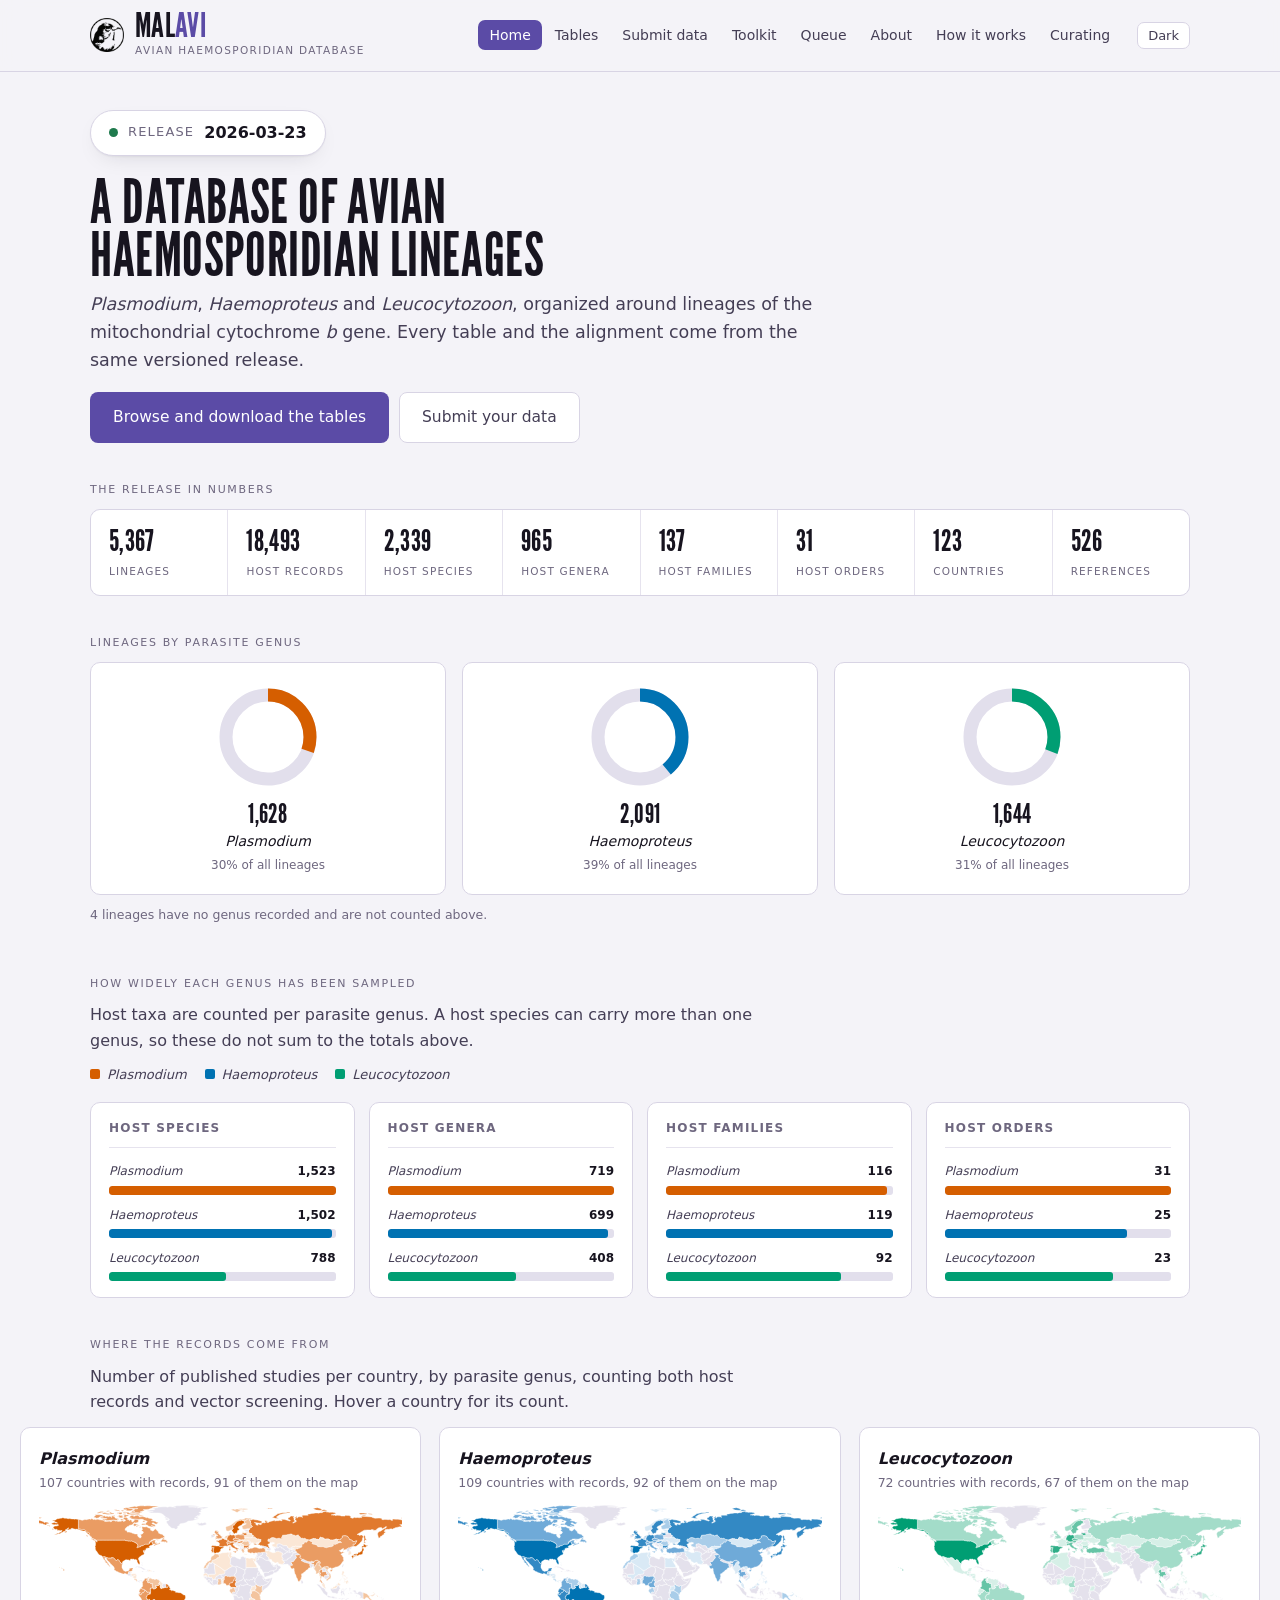
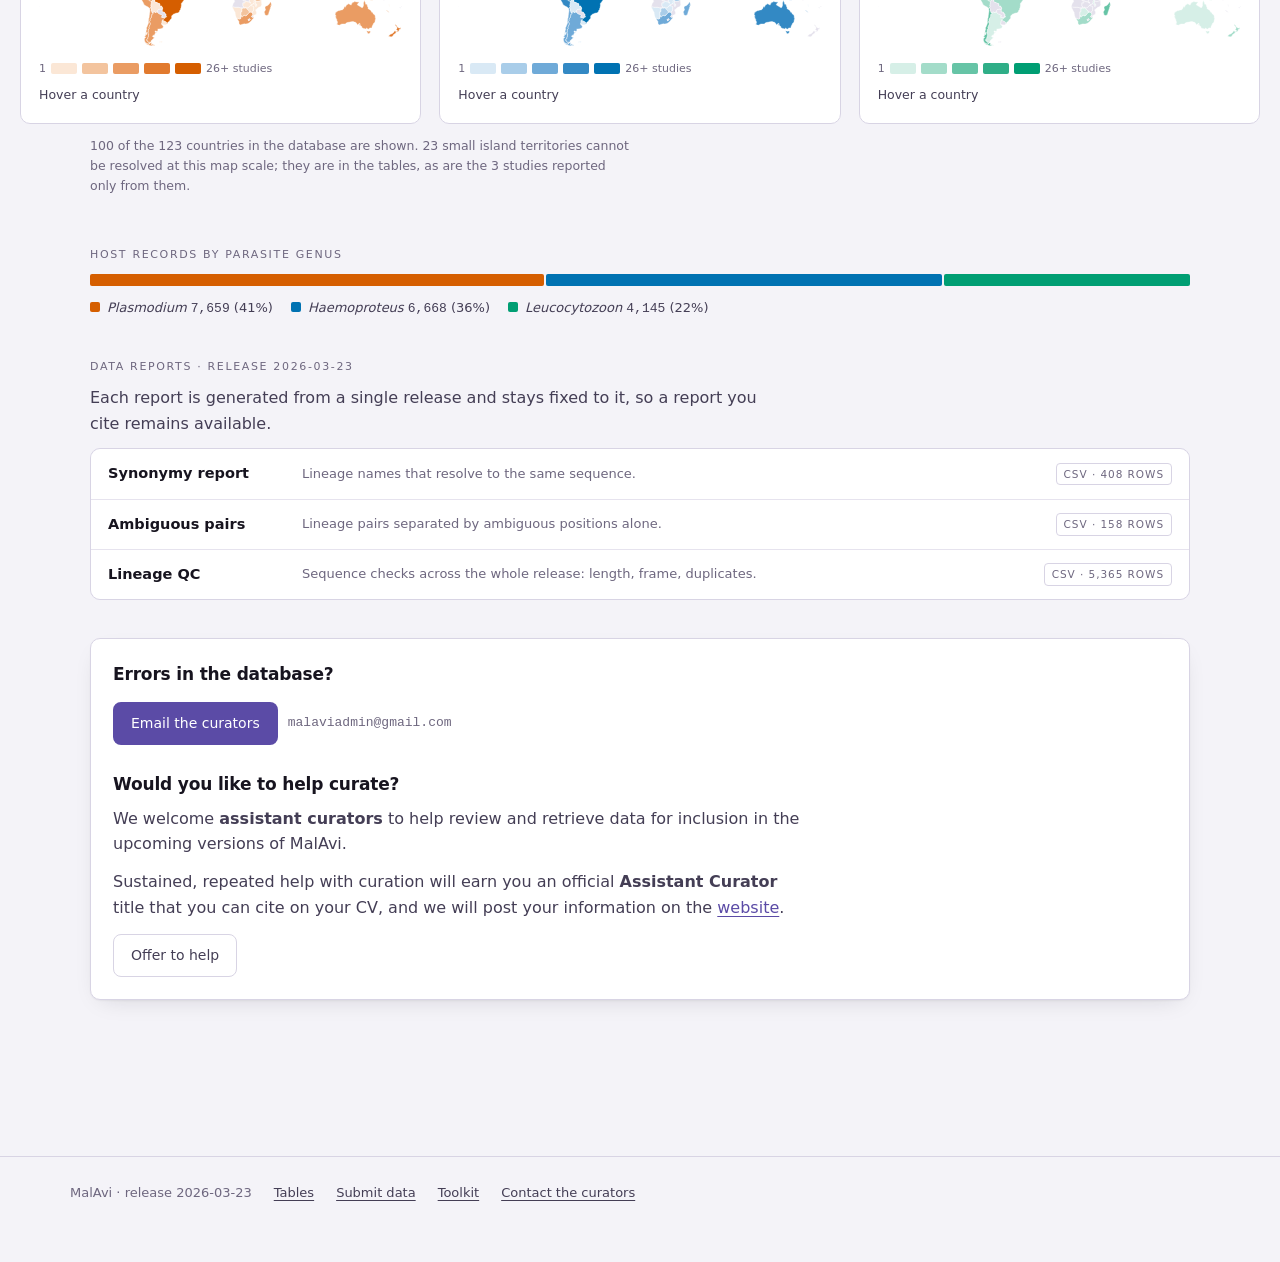
<file: index.html>
<!DOCTYPE html>
<html lang="en">
<head>
<meta charset="utf-8">
<meta name="viewport" content="width=device-width, initial-scale=1">
<title>MalAvi: a database of avian haemosporidian lineages</title>
<meta name="description" content="MalAvi is a database of avian malaria parasites and related
  haemosporidians (Plasmodium, Haemoproteus, Leucocytozoon), organized around lineages of the
  mitochondrial cytochrome b gene.">
<link rel="icon" href="assets/img/favicon.ico">
<link rel="stylesheet" href="assets/css/malavi.css?v=a3777527">
</head>
<body>
<header class="masthead">
  <div class="masthead-inner">
    <div class="brand" id="brandHome">
      <img src="[data-uri]" alt="">
      <div>
        <div class="wordmark display">Mal<span class="lo">Avi</span></div>
        <div class="brand-sub">Avian haemosporidian database</div>
      </div>
    </div>
    <nav class="primary" id="nav">
      <button data-view="home" aria-current="page">Home</button>
      <button data-view="tables">Tables</button>
      <button data-view="submit">Submit data</button>
      <button data-view="toolkit">Toolkit</button>
      <button data-view="queue">Queue</button>
      <button data-view="about">About</button>
      <a href="how-it-works.html">How it works</a>
      <a href="curating.html">Curating</a>
    </nav>
    <button class="theme-toggle" id="themeBtn" type="button">Dark</button>
  </div>
</header>

<main>
  <!-- ================================ HOME ================================ -->
  <section class="view active" id="view-home">
    <div class="stack">

      <div>
        <span class="chip release"><span class="dot"></span><span class="lbl">Release</span><b data-stat="release"></b></span>
        <h1 class="page display" style="margin-top:20px">A database of avian<br>haemosporidian lineages</h1>
        <p class="lead"><em class="sci">Plasmodium</em>, <em class="sci">Haemoproteus</em> and
          <em class="sci">Leucocytozoon</em>, organized around lineages of the mitochondrial
          cytochrome <em>b</em> gene. Every table and the alignment come from the same versioned
          release.</p>
        <div class="btn-row" style="margin-top:18px">
          <button class="btn big" data-goto="tables">Browse and download the tables</button>
          <button class="btn big ghost" data-goto="submit">Submit your data</button>
        </div>
      </div>

      <div>
        <p class="eyebrow">The release in numbers</p>
        <div class="stats" id="statStrip"></div>
      </div>

      <div>
        <p class="eyebrow">Lineages by parasite genus</p>
        <div class="donuts" id="donuts"></div>
        <p style="margin-top:10px;font-size:12.5px;color:var(--ink-3)">
          <span data-stat="unassigned"></span> lineages have no genus recorded and are not counted above.
        </p>
      </div>

      <div>
        <p class="eyebrow">How widely each genus has been sampled</p>
        <p>Host taxa are counted per parasite genus. A host species can carry more than one
          genus, so these do not sum to the totals above.</p>
        <div class="legend" id="rankLegend" style="margin:0 0 16px"></div>
        <div class="ranks" id="ranks"></div>
      </div>

      <div>
        <p class="eyebrow">Where the records come from</p>
        <p>Number of published studies per country, by parasite genus, counting both host
          records and vector screening. Hover a country for its count.</p>
        <div class="breakout"><div class="maps" id="maps"></div></div>
        <p style="margin-top:12px;font-size:12.5px;color:var(--ink-3)">
          <span data-stat="mapped"></span> of the <span data-stat="countries"></span> countries in the database are shown. <span data-stat="unplaced"></span> small island territories cannot be resolved at this map scale; they are in the tables, as are the <span data-stat="offmap"></span> studies reported only from them.
        </p>
      </div>

      <div>
        <p class="eyebrow">Host records by parasite genus</p>
        <div class="genus-bar" id="genusBar" role="img"></div>
        <div class="legend" id="genusLegend"></div>
      </div>

      <div>
        <p class="eyebrow">Data reports · release <span data-stat="release"></span></p>
        <p>Each report is generated from a single release and stays fixed to it, so a report
          you cite remains available.</p>
        <div class="files" data-reports style="margin-top:12px"></div>
      </div>

      <div class="card">
        <h3>Errors in the database?</h3>
        <div class="btn-row" style="margin-top:14px">
          <a class="btn" href="mailto:malaviadmin@gmail.com?subject=MalAvi">Email the curators</a>
          <span style="font-size:13px;color:var(--ink-3)" class="mono">malaviadmin@gmail.com</span>
        </div>
        <h3 style="margin-top:26px">Would you like to help curate?</h3>
        <p>We welcome <strong>assistant curators</strong> to help review and retrieve data for
          inclusion in the upcoming versions of MalAvi.</p>
        <p>Sustained, repeated help with curation will earn you an official
          <strong>Assistant Curator</strong> title that you can cite on your CV, and we will post
          your information on the <a href="#" data-goto="about">website</a>.</p>
        <div class="btn-row" style="margin-top:14px">
          <a class="btn ghost" href="mailto:malaviadmin@gmail.com?subject=MalAvi:%20interested%20in%20helping%20curate">Offer to help</a>
        </div>
      </div>

    </div>
  </section>

  <!-- =============================== TABLES =============================== -->
  <section class="view" id="view-tables">
    <div class="stack">
      <div id="tablesIndex">
        <h2 class="section-title display">Tables</h2>
        <p class="lead">Open a table to search it here, or download it whole. These come
          from release <span data-stat="release"></span>.</p>
        <div class="tindex" id="tindex" style="margin-top:20px"></div>
        <!-- The alignment and the archive belong with the tables above: they are
             the release too, and the archive holds exactly those tables. -->
        <div class="files" style="margin-top:18px">
          <a id="dlAlignment" download><span class="nm">Alignment</span><span class="ds"><span data-stat="alnlen"></span> bp cytochrome <em>b</em>, all lineages, aligned.</span><span class="fm">FASTA</span></a>
          <a id="dlEverything" download><span class="nm">Everything</span><span class="ds">Every table above plus the alignment, as one archive.</span><span class="fm">ZIP</span></a>
        </div>

        <!-- Tables built on top of MalAvi rather than taken from it. Kept below
             everything the release covers, with their own provenance line,
             because they are not the release and are not versioned with it.
             Hidden entirely when the payload carries none. -->
        <div id="tindexDerivedBlock" style="margin-top:28px">
          <p class="lead">Not part of the release, and not versioned with it. Host names are
            matched against the eBird/Clements taxonomy of
            <span data-stat="clootl_year"></span>, as bundled in
            <a href="https://github.com/eliotmiller/clootl" target="_blank" rel="noopener">clootl</a>
            for the McTavish et al. 2025 avian phylogeny, by malaviR
            <span data-stat="malaviR_version"></span>. The eBird taxonomy is revised every year
            and this key follows it, so a name here can change while the MalAvi release
            does not.</p>
          <div class="tindex" id="tindexDerived" style="margin-top:14px"></div>
        </div>
      </div>

      <div id="tableView" style="display:none">
        <button class="mini" id="backToIndex" style="margin-bottom:16px">← All tables</button>
        <h2 class="section-title display" id="tvTitle"></h2>
        <p id="tvDesc"></p>

        <div class="tbar">
          <label style="font-size:13px;color:var(--ink-3)">Show
            <select id="pageSize">
              <option>25</option><option>50</option><option>100</option>
            </select> rows</label>
          <button class="mini" id="clearFilters">Clear filters</button>
          <a class="mini" id="dlCsv" download>Download CSV</a>
          <a class="mini" id="dlXlsx" download>Download Excel</a>
          <div class="pager" id="pagerTop"></div>
        </div>

        <div class="table-wrap">
          <table>
            <thead id="tvHead"></thead>
            <tbody id="tvBody"></tbody>
          </table>
        </div>

        <div class="tbar" style="margin-top:12px">
          <span class="rowcount" id="tvCount"></span>
          <div class="pager" id="pagerBottom"></div>
        </div>
        <p style="margin-top:12px;font-size:12.5px;color:var(--ink-3)" id="tvNote"></p>
      </div>
    </div>
  </section>

  <!-- =============================== SUBMIT =============================== -->
  <section class="view" id="view-submit">
    <div class="stack">

      <div>
        <h1 class="page display">Submit your data</h1>
        <p class="lead">MalAvi is built from data contributed by researchers.</p>
        <div class="btn-row" style="margin-top:20px">
          <a class="btn big" href="https://docs.google.com/forms/d/e/1FAIpQLSerNc5iuTRXGEpdT-qjtw5u-7AMtCyMXeRGaf9-jdC894bZ1g/viewform" target="_blank" rel="noopener">Open the submission form</a>
          <a class="btn big ghost" href="#" data-goto-el="checker">Check a sequence first</a>
        </div>
        <p style="margin-top:14px;font-size:13.5px;color:var(--ink-3)">
          The form runs on Google Forms, and it asks you to sign in with a Google account
          because it accepts file uploads. If you do not have one, or Google is not
          available where you are, send the template and the PDF to
          <a class="mono" href="mailto:malaviadmin@gmail.com?subject=MalAvi%20submission">malaviadmin@gmail.com</a>
          instead. Email is just as welcome as the form.
        </p>
      </div>

      <!-- Two stages, because that is how the submission guide has always
           described it: naming new lineages before publication, then the records
           once the paper is accepted. Curation is not a third stage a submitter
           takes; it happens inside both, which is where it is described. -->
      <div class="steps">
        <div class="step">
          <div class="num display">1</div>
          <h3>Before you publish</h3>
          <p>Send your new lineage names and their sequences. They are checked, typically
            within a week, and you are told of any changes — so the same names end up in your
            paper, in GenBank and in MalAvi. Send the accession numbers once you have
            deposited.</p>
        </div>
        <div class="step">
          <div class="num display">2</div>
          <h3>When it is accepted</h3>
          <p>Send the records: which lineage, in which host, where, and how many were tested.
            Plus the paper and its supplementary files if you can. A curator adds them, resolves
            any questions with you by email, and they appear in the next release.</p>
        </div>
      </div>

      <div>
        <h3>What to send</h3>
        <div class="files" style="margin-top:12px">
          <a href="assets/downloads/ImportMalavi_Template_2026-07.xlsx" download><span class="nm">Submission template</span><span class="ds">One workbook covers both stages. Fill the green columns.</span><span class="fm">XLSX</span></a>
          <a href="assets/downloads/Gupta_ImportMalavi_Example.xlsx" download><span class="nm">Worked example</span><span class="ds">A real filled submission from Gupta et al. 2019: 47 lineages, 28 hosts, 13 sites.</span><span class="fm">XLSX</span></a>
        </div>
        <p style="margin-top:14px;font-size:13.5px">
          The paper and its supplementary files are welcome too, and go through the same form.
        </p>
        <p style="margin-top:12px;font-size:13.5px">
          If your study is not yet published, let us know and we won't put your sequences into
          the next data release. But we will reserve your sequence names so they don't end up
          attached to a different sequence later.
        </p>
      </div>

      <div>
        <h3>The detail, if you want it</h3>
        <details class="more">
          <summary>Stage 1: naming new lineages</summary>
          <div class="body">
            <p>A new lineage is a sequence that differs at one or more positions from the most
              similar sequence already in MalAvi.</p>
            <ul>
              <li>Names are a <strong>5–6 letter acronym from the scientific name of the first
                host it was found in, plus a two-digit number</strong>:
                <span class="mono">Alcippe poioicephala → ALCPOI02</span>. The name must be unique.</li>
              <li>Fill the <strong>NewLineages</strong> sheet, one representative host species per lineage.</li>
              <li>Fill the <strong>Reference</strong> sheet. A preliminary title is enough.</li>
              <li>Give the sequences, on the <strong>Sequences</strong> sheet or as a FASTA file
                whose names match your proposed names.</li>
              <li>Send us the accession numbers once you have deposited in GenBank.</li>
            </ul>
            <p style="font-size:14px">Please send the sequences themselves whether or not they
              are in GenBank. Accession numbers alone are not enough.</p>
          </div>
        </details>
        <details class="more">
          <summary>Stage 2: the records</summary>
          <div class="body">
            <ul>
              <li><strong>Hosts_and_Sites</strong>: one row per lineage / host species / site
                combination.</li>
              <li><strong>Sites</strong>: latitude and longitude as degrees and decimal minutes,
                e.g. <span class="mono">11°28.20000', 076°07.80000'</span>. Decimal degrees are
                fine too.</li>
              <li><strong>Alt_Lineage_names</strong>: if your paper calls an existing MalAvi
                lineage by a different name. Please fill this in; it avoids substantial work
                reconciling names during curation.</li>
              <li><strong>Vectors</strong>: if you screened arthropods.</li>
            </ul>
          </div>
        </details>
        <details class="more">
          <summary>Filling in the workbook</summary>
          <div class="body">
            <dl class="fields">
              <dt>Green columns</dt><dd>Yours to fill.</dd>
              <dt>Amber columns</dt><dd>Optional but helpful.</dd>
              <dt>Red columns</dt><dd>Not required. These were database index numbers and are now
                filled in by the curator. The exception is <span class="mono">HOST_SPECIES_ID</span>,
                which you may take from the NCBI taxonomy browser.</dd>
              <dt>Reference key</dt><dd>Use the same string on every sheet, e.g.,
                <span class="mono">Gupta et al. 2019</span>.</dd>
              <dt>Prevalence</dt><dd>Number found and number tested, where your study reports
                them. Found must not exceed tested.</dd>
              <dt>Minimum length</dt><dd>470 bp of unambiguous sequence within the 479 bp window.
                If your sequences are shorter than 470 bp, please
                <a href="mailto:malaviadmin@gmail.com?subject=MalAvi%20submission">email the
                curators</a> before submitting.</dd>
            </dl>
          </div>
        </details>
        <details class="more">
          <summary>If you only have a paper</summary>
          <div class="body">
            <p>Send the PDF and its supplementary tables and tell us what they contain: host-parasite
              associations, localities, prevalence, vector records. We will do the extraction.</p>
            <p>Older papers are also welcome. If you find any older papers that were missed in
              previous versions of MalAvi, please send them (and the supplementary materials if
              appropriate) to us either using the form or email.</p>
          </div>
        </details>
      </div>

      <div id="checker">
        <h2 class="section-title display">Check a sequence</h2>
        <p>One sequence at a time. Paste it plain or with a Fasta header. This
          tells you whether it is already in MalAvi, which genus it looks like, and whether it
          is long enough to be named as new. It also runs the quality checks a curator would:
          how much of the barcode region you have, whether it reads through in frame, and
          whether any base sits where no other lineage has one. If it does look new, it will
          help you work out the name.</p>
        <div class="card" style="margin-top:16px">
          <div class="lookup-box">
            <label class="eyebrow" for="seq-check">Your sequence</label>
            <textarea id="seq-check" spellcheck="false"
              placeholder="GCAACTGGTGCTTCATTTGTATTTATTTTAACTTATTTACATATTTTAAGAGGATTAAAT..."></textarea>
            <div class="btn-row">
              <button class="btn" type="button" data-check="seq-check" data-out="res-check">Run the checks</button>
              <button class="btn ghost" type="button" data-demo="seq-check">Use an example</button>
              <span style="font-size:12.5px;color:var(--ink-3)">Runs in your browser. Nothing is uploaded.</span>
            </div>
          </div>
          <div class="result" id="res-check"></div>
        </div>

        <div class="pull" style="margin-top:16px">
          <p>A curator confirms every new lineage and its name.</p>
        </div>
      </div>

      <!-- The same name lookup the sequence checker offers, on its own. Someone
           who already knows their sequence is new should not have to paste it
           again to find out which numbers are free. -->
      <div id="namecheck">
        <h2 class="section-title display">Check a name</h2>
        <p>No sequence needed. Give the host species your new lineage came from and this shows
          which numbers its acronym has already used — both in the release and in submissions
          that are still in the queue.</p>
        <div class="card" style="margin-top:16px">
          <div class="lookup-box">
            <label class="eyebrow" for="name-host">Host species</label>
            <div class="btn-row">
              <input id="name-host" type="text" spellcheck="false" autocomplete="off"
                placeholder="Turdus migratorius">
              <button class="btn" type="button" data-name-suggest="name-host"
                data-out="name-out">Show me what is free</button>
              <span style="font-size:12.5px;color:var(--ink-3)">Runs in your browser. Nothing is uploaded.</span>
            </div>
          </div>
          <div class="naming-out" id="name-out"></div>
        </div>
      </div>

    </div>
  </section>

  <!-- =============================== TOOLKIT ============================== -->
  <section class="view" id="view-toolkit">
    <div class="stack">
      <div>
        <h1 class="page display">The MalAvi toolkit</h1>
        <p class="lead">Software and reports built around the database.</p>
      </div>

      <div>
        <p class="eyebrow">R packages</p>
        <div class="files">
          <a href="https://github.com/vincenzoaellis/malaviR" target="_blank" rel="noopener"><span class="nm">malaviR</span><span class="ds">Every table and the alignment, straight into R. Host-name reconciliation, lineage QC, synonymy and ambiguous-pair reports.</span><span class="fm">R</span></a>
          <a class="wip"><span class="nm">malaviTree <span class="badge-wip">In development</span></span><span class="ds">Phylogenetics for MalAvi lineages: alignment handling, tree building and comparison. Not yet released.</span><span class="fm">R</span></a>
        </div>
      </div>

      <div>
        <p class="eyebrow">Apps</p>
        <div class="files">
          <a href="https://811l41-vincenzo-ellis.shinyapps.io/MalAviBLAST/" target="_blank" rel="noopener"><span class="nm">MalAvi BLAST</span><span class="ds">Match a sequence against every lineage, with full alignment output.</span><span class="fm">App</span></a>
          <a href="#" data-goto-el="checker"><span class="nm">Sequence checker</span><span class="ds">Is this sequence already a MalAvi lineage? Runs the quality checks too — barcode coverage, reading frame, bases seen at no other lineage — in your browser, one sequence at a time.</span><span class="fm">Page</span></a>
          <a href="#" data-goto-el="namecheck"><span class="nm">Lineage name checker</span><span class="ds">What should a new lineage be called? Builds the acronym from the host species, checks the name against every bird in the eBird/Clements checklist and every lineage name in the release, and shows which numbers are already taken or claimed by a submission in the queue.</span><span class="fm">Page</span></a>
        </div>
      </div>

      <div>
        <p class="eyebrow">Reports</p>
        <div class="files" data-reports></div>
      </div>
    </div>
  </section>

  <!-- ================================ QUEUE =============================== -->
  <section class="view" id="view-queue">
    <div class="stack">
      <div>
        <h1 class="page display">The queue</h1>
        <p class="lead">Every submission is reviewed by a curator before anything enters the
          database. This page shows the current status of submissions. If one has been waiting
          longer than expected, please contact the curators.</p>
      </div>

      <div class="status-track" id="queueTrack"></div>
      <p style="font-size:13px;color:var(--ink-3)" id="queueNote"></p>

      <div>
        <h2 class="section-title display" style="font-size:26px">Contributors</h2>
        <p>Contributors are listed here if they wish to be; indicate this on the submission
          form.</p>
        <div class="board" id="contribBoard" style="margin-top:14px"></div>
        <p style="margin-top:12px;font-size:13px;color:var(--ink-3)" id="contribNote"></p>
      </div>
    </div>
  </section>

  <!-- ================================ ABOUT =============================== -->
  <section class="view" id="view-about">
    <div class="stack">
      <div>
        <span class="chip release"><span class="dot"></span><span class="lbl">Release</span><b data-stat="release"></b></span>
        <h1 class="page display" style="margin-top:14px">About MalAvi</h1>
        <p class="lead">A database of avian malaria parasites and related haemosporidians
          (<em class="sci">Plasmodium</em>, <em class="sci">Haemoproteus</em> and
          <em class="sci">Leucocytozoon</em>), organized around lineages of the mitochondrial
          cytochrome <em>b</em> gene.</p>
      </div>

      <div>
        <p>Avian malaria parasites <em class="sci">Plasmodium</em> and related haemosporidians
          (<em class="sci">Haemoproteus</em> and <em class="sci">Leucocytozoon</em>) multiply as
          haploid clones in avian hosts and undergo a sexual phase in dipteran vectors.
          Understanding their ecology and evolution requires detailed records of their host
          ranges and geographic distributions. The <em>MalAvi</em> database provides that
          service.</p>
        <div class="pull">
          <p>Please note that a molecular finding of a cytochrome <em>b</em> lineage by PCR is
            <strong>no guarantee that the species is a competent host</strong>. This requires
            microscopic examination of thin blood films confirming presence of gametocytes, or
            ultimately by controlled infection experiments.</p>
        </div>

        <p style="margin-top:18px">For images of the parasites, see the
          <a href="https://gamtostyrimai.lt/en/padaliniai/p-b-sivickio-parazitologijos-laboratorija/database-of-haemosporidian-parasites/"
             target="_blank" rel="noopener">P. B. Šivickis Laboratory of Parasitology</a>
          in Vilnius.</p>
      </div>

      <div class="card">
        <h3>Found an error?</h3>
        <p>Corrections to any record are welcome. Email the curators with the lineage, host or
          reference concerned.</p>
        <div class="btn-row" style="margin-top:14px">
          <a class="btn" href="mailto:malaviadmin@gmail.com?subject=MalAvi%20correction">Report it to the curators</a>
          <span style="font-size:13px;color:var(--ink-3)" class="mono">malaviadmin@gmail.com</span>
        </div>

        <h3 style="margin-top:26px">Know of a study we missed?</h3>
        <p>Send the paper and its supplementary materials through the data submission form. If
          you fill out the template, even better. But if you don't have time, we will extract
          the data from the documents you send.</p>
        <div class="btn-row" style="margin-top:14px">
          <a class="btn" href="https://docs.google.com/forms/d/e/1FAIpQLSerNc5iuTRXGEpdT-qjtw5u-7AMtCyMXeRGaf9-jdC894bZ1g/viewform" target="_blank" rel="noopener">Submit a paper</a>
        </div>
      </div>

      <div>
        <h2 class="section-title display" style="font-size:26px">Board of Curators</h2>
        <p>MalAvi is curated by the people below. Assistant curators review incoming data
          submissions; the role is an editorial appointment and is listed here so it can be
          cited on a CV.</p>
        <p>Listing recognizes sustained work. Assistant curators are appointed once they have
          reviewed submissions regularly over a period, rather than on a single occasion, and
          they remain listed for as long as they are active.</p>

        <div class="board-group" style="margin-top:18px">
          <h3>Curators</h3>
          <div class="people">
            <div class="person">
              <span class="nm">Staffan Bensch</span>
              <span class="role">Founding curator</span>
              <span class="aff">Lund University</span>
              <span class="yrs">2009–</span>
            </div>
            <div class="person">
              <span class="nm">Vincenzo A. Ellis</span>
              <span class="role">Curator and maintainer</span>
              <span class="aff">University of Delaware</span>
              <span class="yrs">2026–</span>
            </div>
          </div>
        </div>

        <div class="board-group">
          <h3>Assistant curators</h3>
          <p style="font-size:13.5px;color:var(--ink-3)">No assistant curators have been
            appointed yet. Appointments are listed here with the year they began.</p>
        </div>

        <p style="margin-top:14px;font-size:13.5px">
          Interested? <a href="mailto:malaviadmin@gmail.com?subject=MalAvi:%20interested%20in%20helping%20curate">Write to the curators</a>.
        </p>

        <div class="board-group" style="margin-top:26px">
          <h3>With thanks to</h3>
          <div class="people">
            <div class="person">
              <span class="nm">Tamara Emmenegger</span>
              <span class="role">Re-envisioned the way the MalAvi website could present data;
                she built the groundwork that the current rebuild is based on.</span>
            </div>
            <div class="person">
              <span class="nm">Martin Egerhill · Björn Canbäck</span>
              <span class="role">Built the original MalAvi database and website</span>
              <span class="aff">Lund University</span>
            </div>
          </div>
        </div>
      </div>

      <div>
        <h3>Citing MalAvi</h3>
        <p>Please cite the database paper, and the release you used. Each release is versioned
          so your analysis stays reproducible.</p>
        <p class="mono" style="font-size:13px;background:var(--surface-2);padding:13px 15px;border-radius:var(--radius);max-width:none">
          Bensch S, Hellgren O, Pérez-Tris J (2009). MalAvi: a public database of malaria
          parasites and related haemosporidians in avian hosts based on mitochondrial cytochrome
          b lineages. <em>Molecular Ecology Resources</em> 9: 1353–1358.
        </p>
      </div>

      <!-- Known issues in the release, last on the page. Nothing is written
           here: malavi.js fills #dataIssues from STATS.data_issues, which
           export/build_site_stats.R captures from malaviR::malavi_issues() for
           the pinned release. The whole card stays hidden when the release has
           no issues recorded, so a clean release shows nothing rather than an
           empty heading. -->
      <div class="card" id="dataIssuesCard" hidden>
        <h3>Known issues in this release</h3>
        <p>The tables and the alignment are published as they are, without silent
          corrections, so that anyone working from a download and anyone working from
          the database sees the same records. Problems found in the current release
          are listed here; corrections are made in a later release rather than in
          place.</p>
        <ul class="issues" id="dataIssues"></ul>
      </div>
    </div>
  </section>
</main>

<footer class="site">
  <div class="inner">
    <span>MalAvi · release <span data-stat="release"></span></span>
    <a href="#" data-goto="tables">Tables</a>
    <a href="#" data-goto="submit">Submit data</a>
    <a href="#" data-goto="toolkit">Toolkit</a>
    <a href="mailto:malaviadmin@gmail.com?subject=MalAvi">Contact the curators</a>
  </div>
</footer>
<script type="module" src="assets/js/malavi.js?v=f22c23e7"></script>
</body>
</html>
</file>
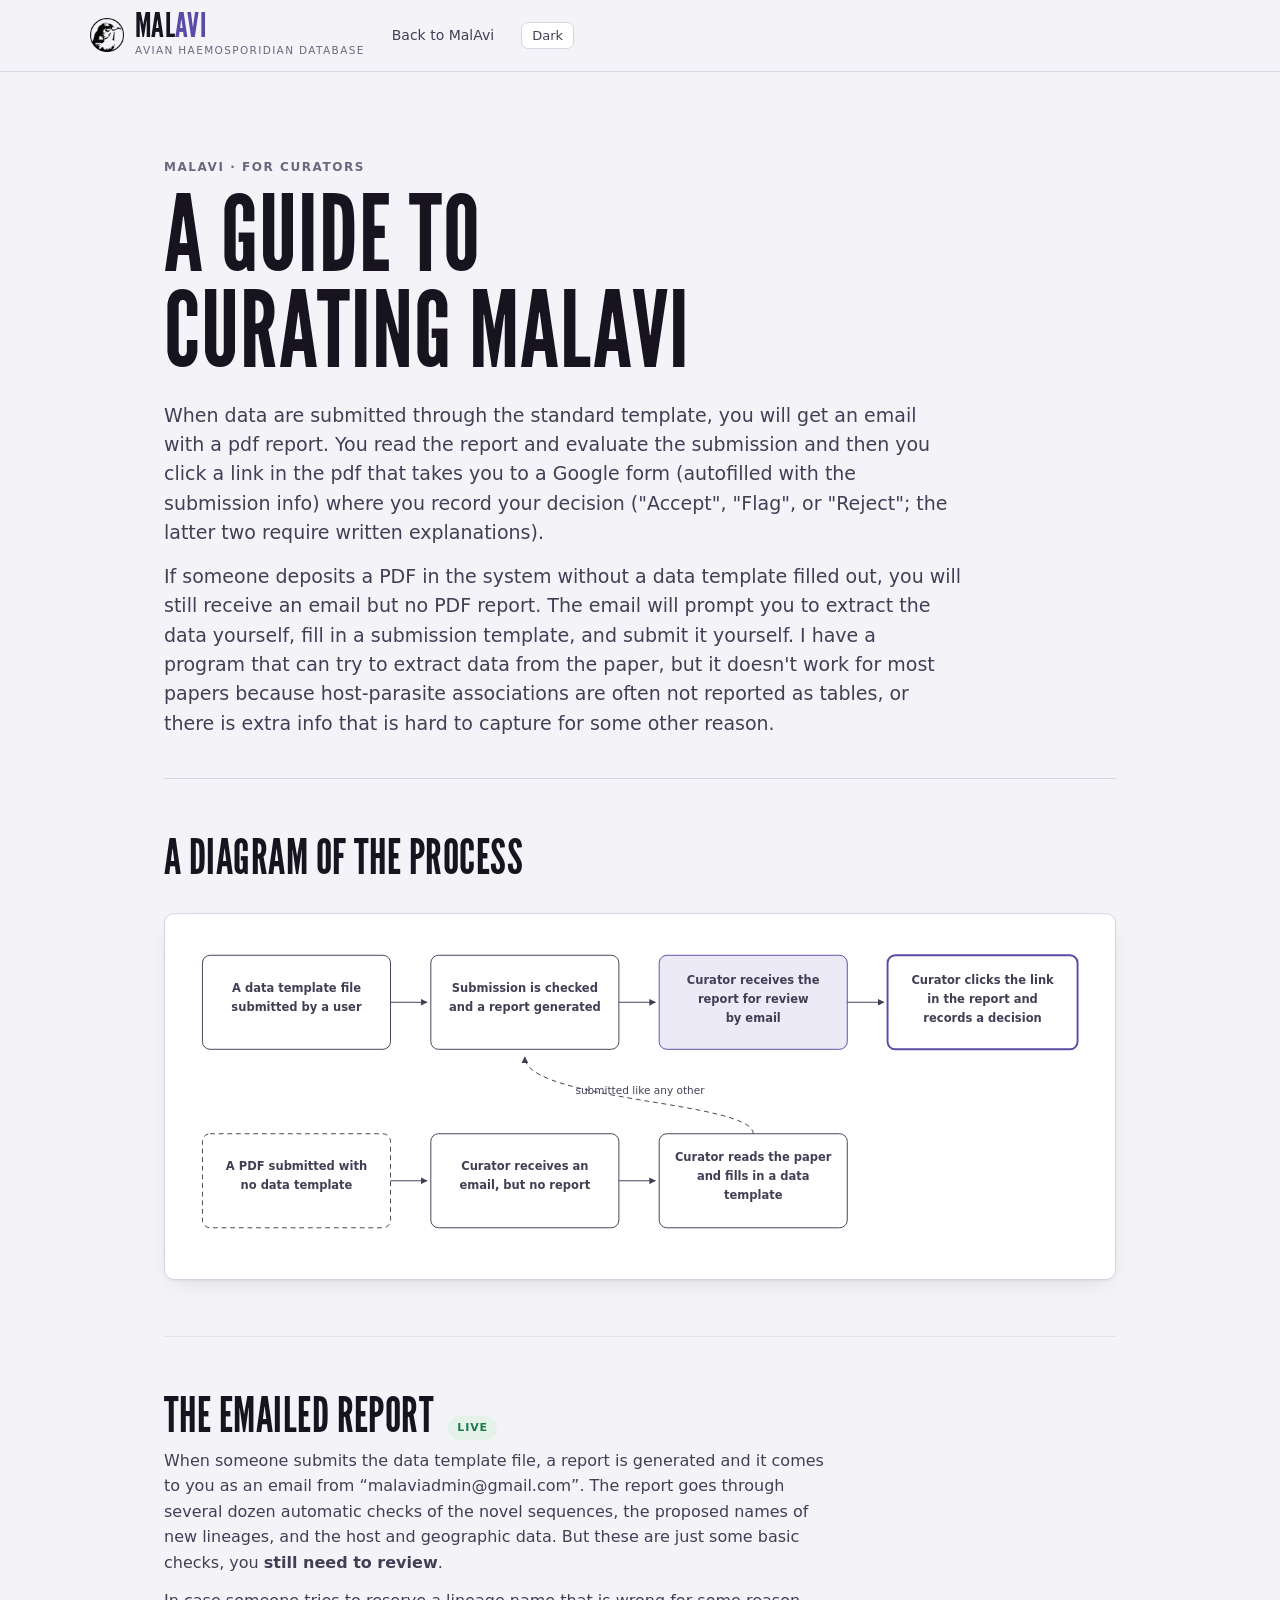
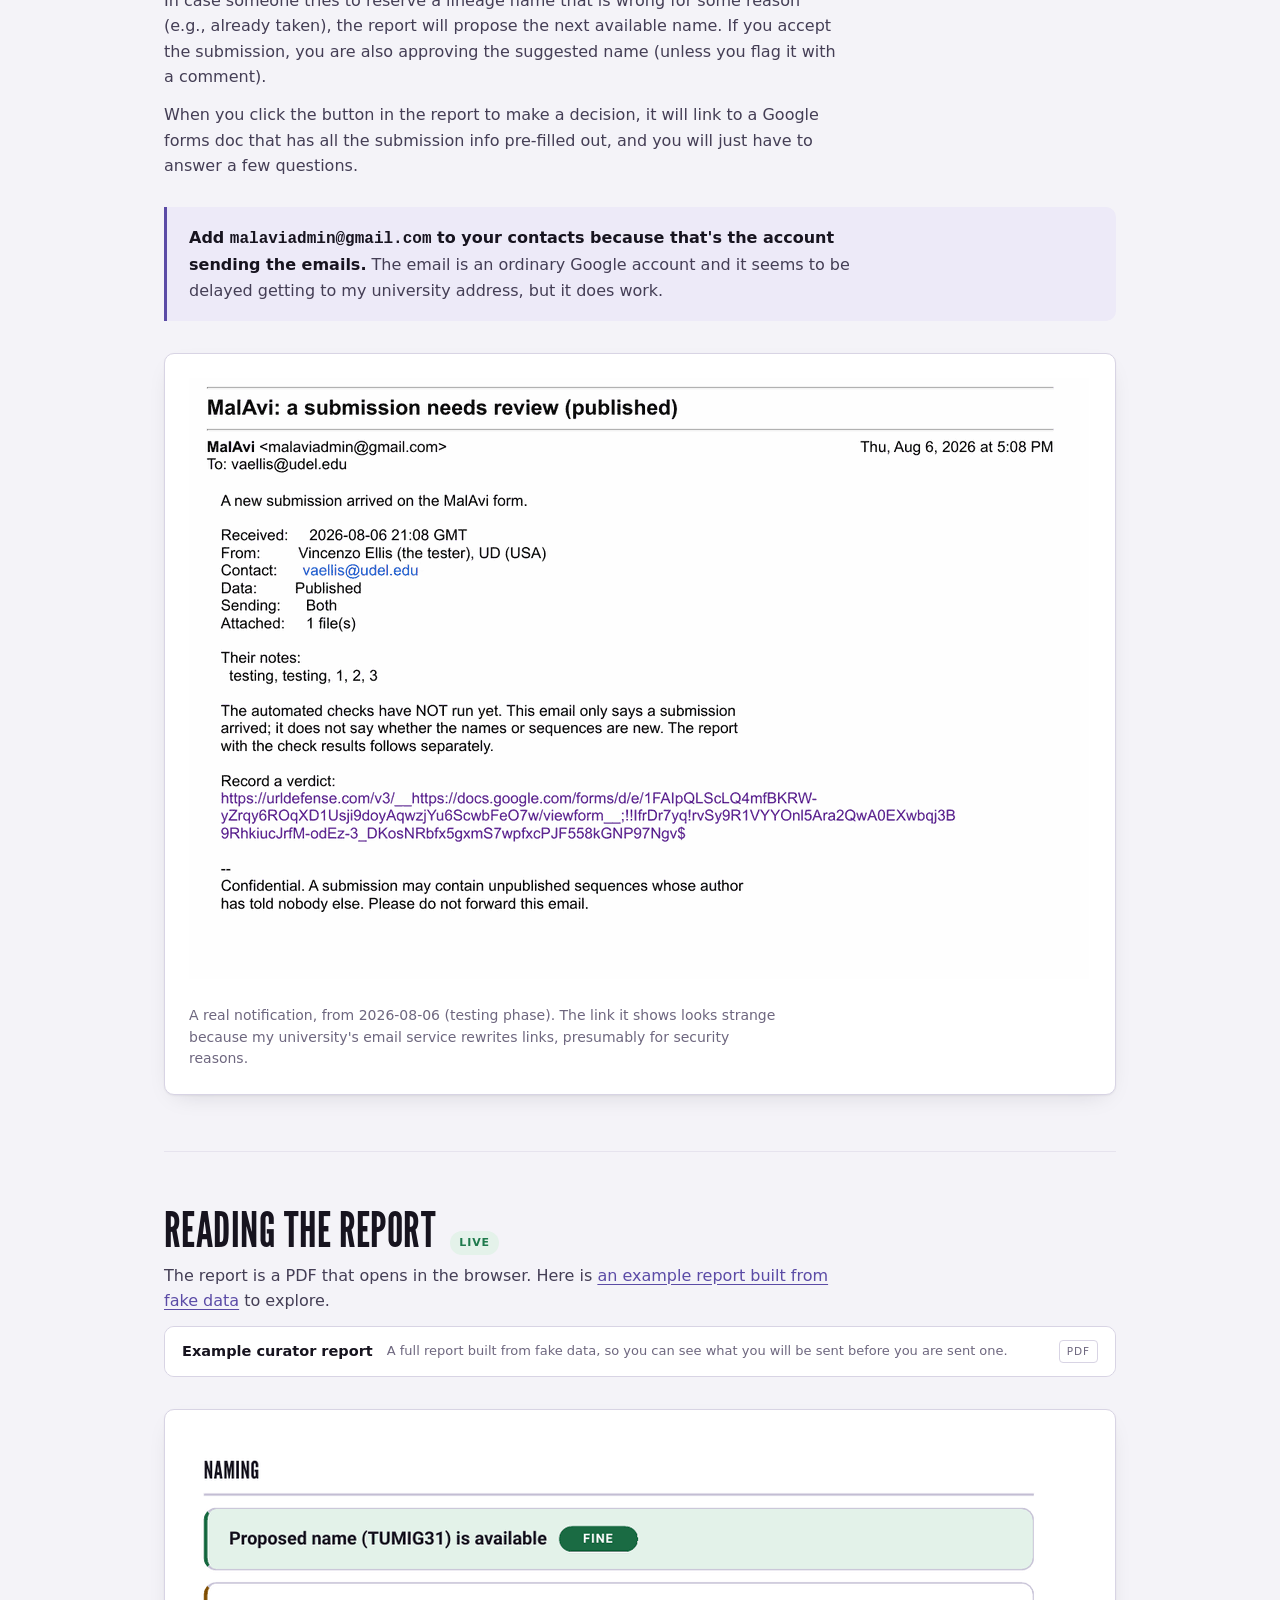
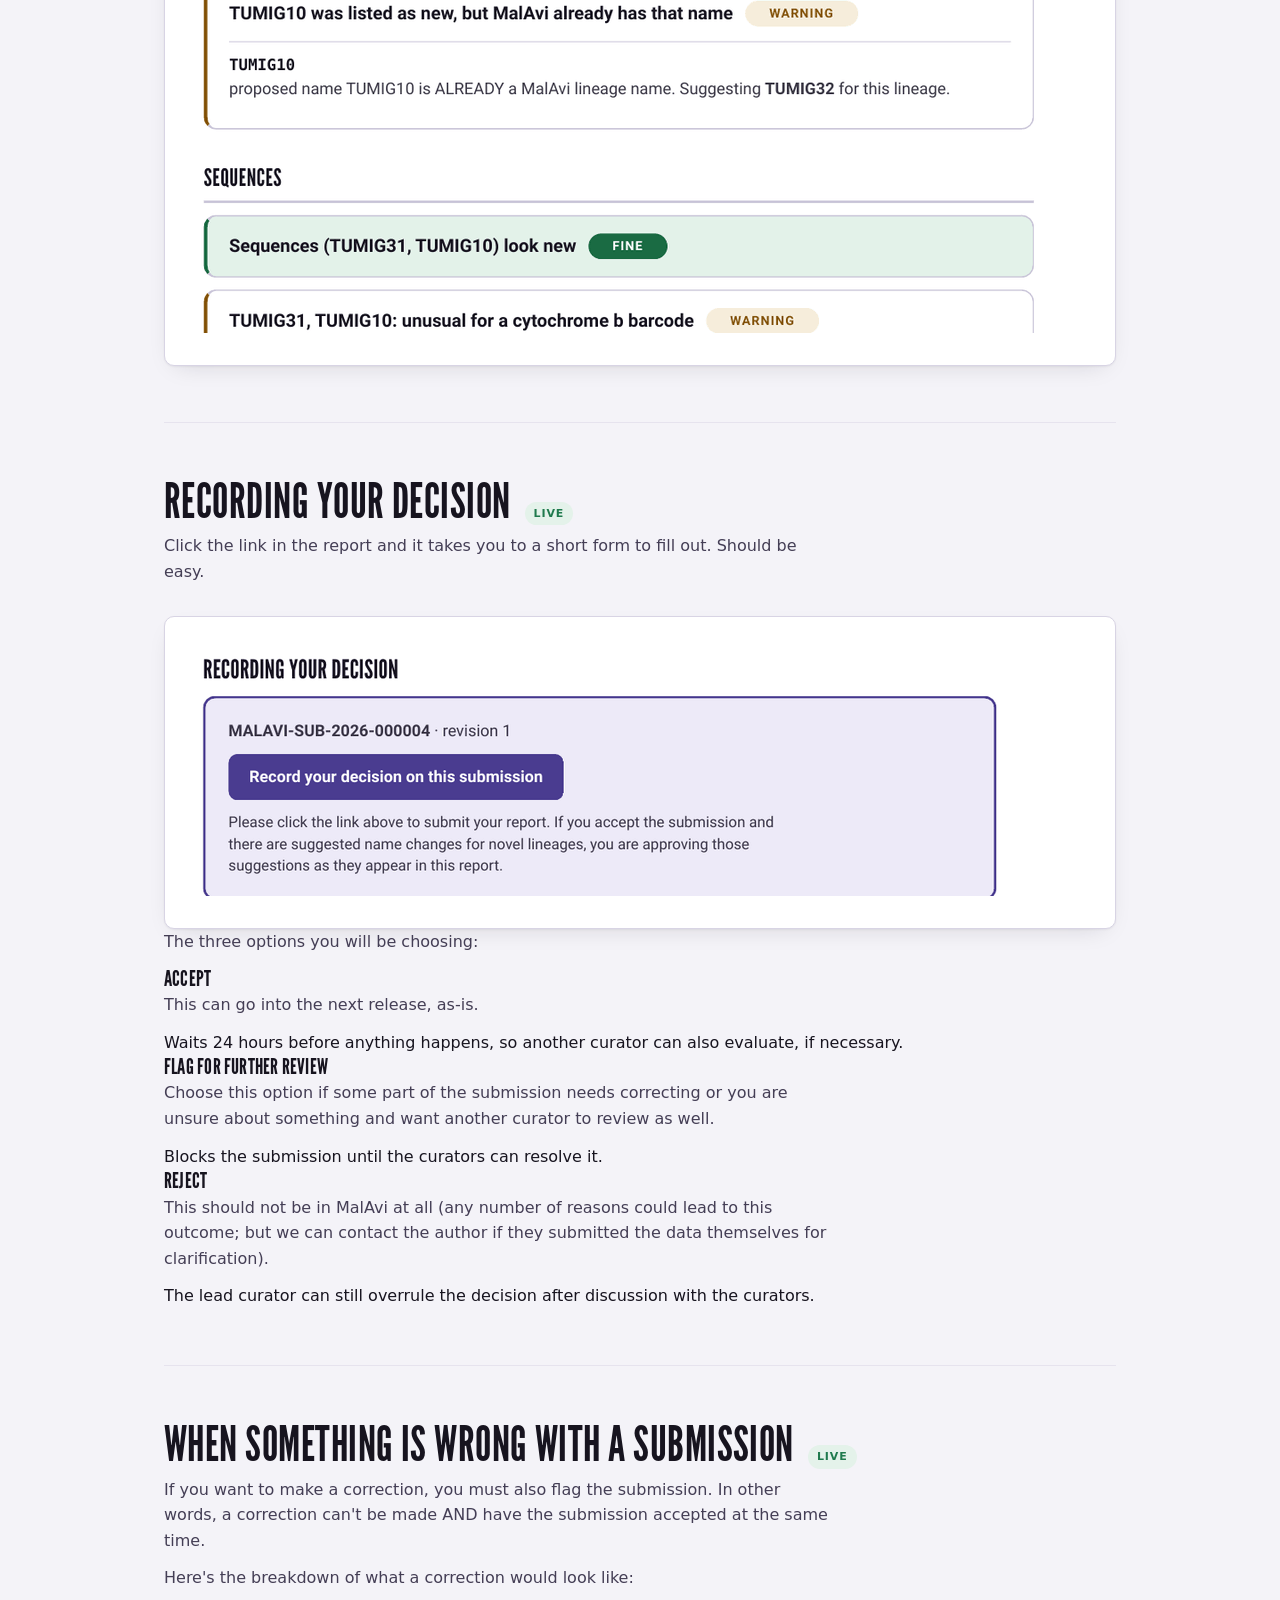
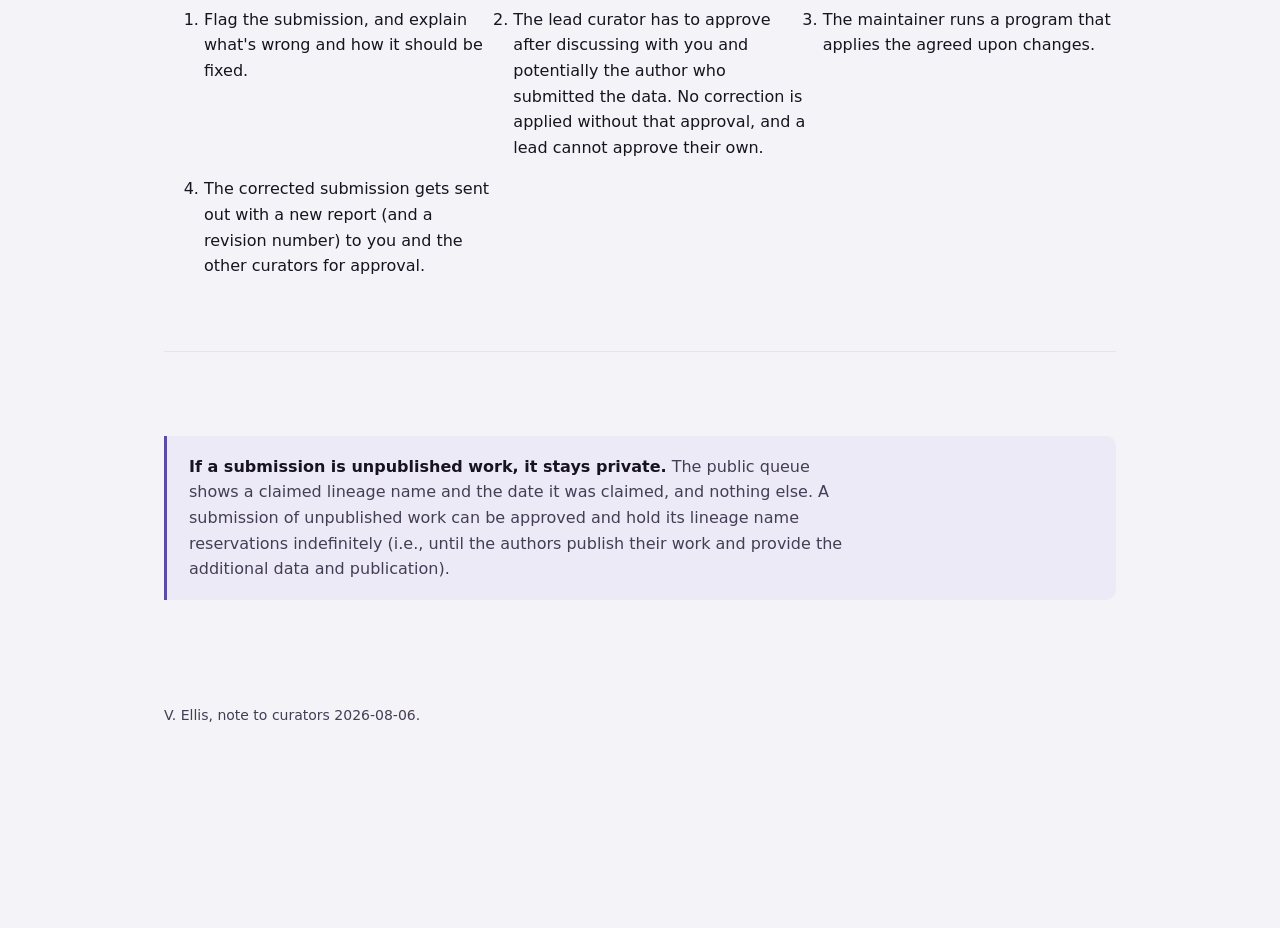
<file: curating.html>
<!DOCTYPE html>
<html lang="en">
<head>
<meta charset="utf-8">
<meta name="viewport" content="width=device-width, initial-scale=1">
<title>A guide to curating MalAvi</title>
<meta name="description" content="What a MalAvi curator is asked to do, and how to do it.">
<link rel="icon" href="assets/img/favicon.ico">
<link rel="stylesheet" href="assets/css/malavi.css">
<style>
/* ==== GUIDE ==== shared by both outputs.
   Every rule is scoped under .guide, because the site stylesheet already owns
   .card, .eyebrow and .pill with different values and an unscoped rule here
   would quietly fight it. */
.guide{max-width:1000px; margin:0 auto; padding:0 24px 96px; --measure:66ch}
.guide *{box-sizing:border-box}
.guide h1,.guide h2,.guide h3{
  font-family:"League Gothic",Impact,"Haettenschweiler",sans-serif;
  font-weight:400; text-transform:uppercase; letter-spacing:.01em;
  text-wrap:balance; margin:0}
.guide h1{font-size:clamp(52px,9vw,104px); line-height:.92}
.guide h2{font-size:clamp(30px,4.4vw,46px); line-height:1}
.guide h3{font-size:22px; line-height:1.15}
.guide p{max-width:var(--measure)}
.guide a{color:var(--accent)}
.guide .eyebrow{font-size:12px; letter-spacing:.13em; text-transform:uppercase;
  color:var(--ink-3); font-weight:600; margin:0 0 10px}
.guide header.hero{padding:56px 0 40px; border-bottom:1px solid var(--rule)}
.guide header.hero .lede{margin-top:22px; display:flex; flex-direction:column; gap:14px}
.guide header.hero .lede p{font-size:19px; line-height:1.55; color:var(--ink-2); margin:0}
.guide section{padding:56px 0; border-bottom:1px solid var(--rule-soft)}
.guide section:last-of-type{border-bottom:0}
.guide .sec-head{display:flex; align-items:baseline; gap:14px; flex-wrap:wrap;
  margin-bottom:8px}
.guide figure{margin:32px 0 0; background:var(--surface); border:1px solid var(--rule);
  border-radius:var(--radius); padding:24px; box-shadow:var(--shadow); overflow-x:auto}
.guide figure svg{display:block; max-width:100%; height:auto; margin:0 auto;
  color:var(--ink-2)}
.guide figcaption{margin-top:18px; font-size:14px; line-height:1.55; color:var(--ink-3);
  max-width:var(--measure)}
.guide .grid{display:grid; gap:16px; margin-top:28px}
@media(min-width:720px){ .guide .grid.four{grid-template-columns:repeat(2,1fr)} }
@media(min-width:960px){ .guide .grid.four{grid-template-columns:repeat(4,1fr)} }
.guide .card{background:var(--surface); border:1px solid var(--rule);
  border-radius:var(--radius); padding:20px 22px}
.guide .card h3{margin-bottom:8px}
.guide .card p{font-size:15px; color:var(--ink-2); margin:0}
.guide .card .needs{margin-top:14px; padding-top:12px; border-top:1px solid var(--rule-soft);
  font-size:13px; color:var(--ink-3)}
.guide .pill{display:inline-flex; align-items:center; gap:6px; font-size:11px;
  font-weight:700; letter-spacing:.08em; text-transform:uppercase; padding:3px 9px;
  border-radius:999px; white-space:nowrap}
.guide .pill.live{background:var(--ok-wash); color:var(--ok)}
.guide .pill.soon{background:var(--warn-wash); color:var(--warn)}
.guide .note{margin-top:28px; border-left:3px solid var(--accent);
  background:var(--accent-wash); padding:18px 22px;
  border-radius:0 var(--radius) var(--radius) 0}
.guide .note p{margin:0; color:var(--ink-2)}
.guide .note strong{color:var(--ink)}
.guide footer{padding:48px 0 0; color:var(--ink-3); font-size:14px}
/* Download rows. Copied from the site's .files rules rather than inherited, because
   the standalone artifact copy has no access to assets/css/malavi.css -- without
   these the three spans of a file row run together as unstyled text there while
   looking correct on the site, which is the kind of difference nobody sees until
   somebody opens the artifact. Kept scoped under .guide like everything else here,
   so on the site page the site's own rules still win for the rest of the page. */
.guide .files{display:grid; gap:1px; background:var(--rule-soft);
  border:1px solid var(--rule); border-radius:var(--radius); overflow:hidden}
.guide .files a{display:flex; gap:14px; align-items:center; flex-wrap:wrap;
  background:var(--surface); padding:13px 17px; text-decoration:none; color:inherit}
.guide .files a:hover{background:var(--surface-2)}
.guide .files .nm{font-weight:600; font-size:14.5px; min-width:180px}
.guide .files .ds{font-size:13px; color:var(--ink-3); flex:1}
.guide .files .fm{font-size:10.5px; letter-spacing:.09em; text-transform:uppercase;
  color:var(--ink-3); border:1px solid var(--rule); border-radius:4px; padding:2px 7px}

/* The site page keeps the guide off the masthead's toes. */
.guide{padding-top:8px}
.guide header.hero{padding-top:40px}
</style>
</head>
<body>
<header class="masthead">
  <div class="masthead-inner">
    <a href="index.html" style="text-decoration:none; color:inherit">
      <div class="brand" id="brandHome">
      <img src="[data-uri]" alt="">
      <div>
        <div class="wordmark display">Mal<span class="lo">Avi</span></div>
        <div class="brand-sub">Avian haemosporidian database</div>
      </div></div>
    </a>
    <nav class="primary">
      <a href="index.html" style="text-decoration:none">Back to MalAvi</a>
    </nav>
    <button class="theme-toggle" id="themeBtn" type="button">Dark</button>
  </div>
</header>

<main>

<div class="guide">

<header class="hero">
  <p class="eyebrow">MalAvi &middot; for curators</p>
  <h1>A guide to<br>curating MalAvi</h1>
  <div class="lede">
    <p>When data are submitted through the standard template, you will get an email with a pdf report. You read the report and evaluate the submission and then you click a link in the pdf that takes you to a Google form (autofilled with the submission info) where you record your decision ("Accept", "Flag", or "Reject"; the latter two require written explanations).</p>
    <p>If someone deposits a PDF in the system without a data template filled out, you will still receive an email but no PDF report. The email will prompt you to extract the data yourself, fill in a submission template, and submit it yourself. I have a program that can try to extract data from the paper, but it doesn't work for most papers because host-parasite associations are often not reported as tables, or there is extra info that is hard to capture for some other reason.</p>
  </div>
</header>

<section>
  <div class="sec-head"><h2>A diagram of the process</h2></div>

  <figure>
    <svg viewBox="0 0 940 330" role="img"
         aria-label="Two ways in. A data template is checked and a report generated, which the curator receives by email and acts on. A PDF with no template also emails the curator, who extracts the data and submits it as a new template.">
      <defs>
        <marker id="c1" viewBox="0 0 10 10" refX="9" refY="5" markerWidth="7"
                markerHeight="7" orient="auto-start-reverse">
          <path d="M0,0 L10,5 L0,10 z" fill="currentColor"/>
        </marker>
      </defs>
      <g font-size="12" fill="currentColor" stroke="none">

        <rect x="14" y="18" width="196" height="98" rx="8" fill="none" stroke="currentColor"/>
        <text x="112" y="56" text-anchor="middle" font-weight="700">A data template file</text>
        <text x="112" y="76" text-anchor="middle" font-weight="700">submitted by a user</text>

        <line x1="210" y1="67" x2="248" y2="67" stroke="currentColor" marker-end="url(#c1)"/>

        <rect x="252" y="18" width="196" height="98" rx="8" fill="none" stroke="currentColor"/>
        <text x="350" y="56" text-anchor="middle" font-weight="700">Submission is checked</text>
        <text x="350" y="76" text-anchor="middle" font-weight="700">and a report generated</text>

        <line x1="448" y1="67" x2="486" y2="67" stroke="currentColor" marker-end="url(#c1)"/>

        <rect x="490" y="18" width="196" height="98" rx="8"
              fill="var(--accent-wash)" stroke="var(--accent)"/>
        <text x="588" y="48" text-anchor="middle" font-weight="700">Curator receives the</text>
        <text x="588" y="68" text-anchor="middle" font-weight="700">report for review</text>
        <text x="588" y="88" text-anchor="middle" font-weight="700">by email</text>

        <line x1="686" y1="67" x2="724" y2="67" stroke="currentColor" marker-end="url(#c1)"/>

        <rect x="728" y="18" width="198" height="98" rx="8"
              fill="none" stroke="var(--accent)" stroke-width="2"/>
        <text x="827" y="48" text-anchor="middle" font-weight="700">Curator clicks the link</text>
        <text x="827" y="68" text-anchor="middle" font-weight="700">in the report and</text>
        <text x="827" y="88" text-anchor="middle" font-weight="700">records a decision</text>

        <!-- The second way in: a paper with no template. -->
        <rect x="14" y="204" width="196" height="98" rx="8" fill="none"
              stroke="currentColor" stroke-dasharray="5 4"/>
        <text x="112" y="242" text-anchor="middle" font-weight="700">A PDF submitted with</text>
        <text x="112" y="262" text-anchor="middle" font-weight="700">no data template</text>

        <line x1="210" y1="253" x2="248" y2="253" stroke="currentColor" marker-end="url(#c1)"/>

        <rect x="252" y="204" width="196" height="98" rx="8" fill="none" stroke="currentColor"/>
        <text x="350" y="242" text-anchor="middle" font-weight="700">Curator receives an</text>
        <text x="350" y="262" text-anchor="middle" font-weight="700">email, but no report</text>

        <line x1="448" y1="253" x2="486" y2="253" stroke="currentColor" marker-end="url(#c1)"/>

        <rect x="490" y="204" width="196" height="98" rx="8" fill="none" stroke="currentColor"/>
        <text x="588" y="232" text-anchor="middle" font-weight="700">Curator reads the paper</text>
        <text x="588" y="252" text-anchor="middle" font-weight="700">and fills in a data</text>
        <text x="588" y="272" text-anchor="middle" font-weight="700">template</text>

        <!-- and it rejoins the top row as an ordinary submission -->
        <path d="M588,204 C588,170 350,170 350,124" fill="none" stroke="currentColor"
              stroke-dasharray="5 4" marker-end="url(#c1)"/>
        <text x="470" y="163" text-anchor="middle" font-size="11">submitted like any other</text>
      </g>
    </svg>

  </figure>
</section>

<section>
  <div class="sec-head"><h2>The emailed report</h2>
    <span class="pill live">Live</span></div>
  <p>
    When someone submits the data template file, a report is generated and it comes to you
    as an email from &ldquo;malaviadmin@gmail.com&rdquo;. The report goes through several
    dozen automatic checks of the novel sequences, the proposed names of new lineages, and
    the host and geographic data. But these are just some basic checks, you
    <strong>still need to review</strong>.
  </p>
  <p>
    In case someone tries to reserve a lineage name that is wrong for some reason (e.g.,
    already taken), the report will propose the next available name. If you accept the
    submission, you are also approving the suggested name (unless you flag it with a
    comment).
  </p>
  <p>
    When you click the button in the report to make a decision, it will link to a Google
    forms doc that has all the submission info pre-filled out, and you will just have to
    answer a few questions.
  </p>

  <div class="note">
    <p><strong>Add <code>malaviadmin@gmail.com</code> to your contacts because that's the account sending the emails.</strong> The email is an ordinary Google account and it seems to be delayed getting to my university address, but it does work.</p>
  </div>

  <figure class="screenshot">
    <img src="[data-uri]" alt="The MalAvi notification
      email: who submitted, their institution and country, whether the data is published,
      what they are sending, how many files, their notes, a statement that the automated
      checks have not run yet, and a link to record a verdict.">
    <figcaption>
      A real notification, from 2026-08-06 (testing phase). The link it shows looks strange because my university's email service rewrites links, presumably for security reasons.
    </figcaption>
  </figure>
</section>

<section>
  <div class="sec-head"><h2>Reading the report</h2>
    <span class="pill live">Live</span></div>
  <p>
    The report is a PDF that opens in the browser. Here is <a href="assets/downloads/example-curator-report.pdf">an example report built from fake data</a> to explore.
  </p>

  <div class="files" style="margin-top:12px">
    <a href="assets/downloads/example-curator-report.pdf" target="_blank" rel="noopener"><span class="nm">Example curator report</span><span class="ds">A full report built from fake data, so you can see what you will be sent before you are sent one.</span><span class="fm">PDF</span></a>
  </div>

  <figure class="screenshot">
    <img src="[data-uri]" alt="Four checks from a real report.
      Two are marked blocking: a proposed name that MalAvi already has, and a sequence
      identical to an existing lineage. One is a warning about sequence quality. One is
      information about host and geography.">
  </figure>
</section>

<section>
  <div class="sec-head"><h2>Recording your decision</h2>
    <span class="pill live">Live</span></div>
  <p>
    Click the link in the report and it takes you to a short form to fill out. Should be easy.
  </p>

  
  <figure class="screenshot">
    <img src="[data-uri]" alt="The verdict block at the top
      of a report: the submission identifier and revision number, and a button reading
      Record your verdict on this submission.">
  </figure>

  <p>The three options you will be choosing:</p>

  <div class="verdict-row">
    <div class="vcard ok">
      <h3>Accept</h3>
      <p>This can go into the next release, as-is.</p>
      <div class="after">Waits 24 hours before anything happens, so another curator can also evaluate, if necessary.</div>
    </div>
    <div class="vcard warn">
      <h3>Flag for further review</h3>
      <p>Choose this option if some part of the submission needs correcting or you
        are unsure about something and want another curator to review as well.</p>
      <div class="after">Blocks the submission until the curators can resolve it.</div>
    </div>
    <div class="vcard stop">
      <h3>Reject</h3>
      <p>This should not be in MalAvi at all (any number of reasons could lead to this outcome; but we can contact the author if they submitted the data themselves for clarification).</p>
      <div class="after">The lead curator can still overrule the decision after discussion with the curators.</div>
    </div>
  </div>

</section>

<section>
  <div class="sec-head"><h2>When something is wrong with a submission</h2>
    <span class="pill live">Live</span></div>
  <p>
    If you want to make a correction, you must also flag the submission. In other words, a
    correction can't be made AND have the submission accepted at the same time.
  </p>

  <p>Here's the breakdown of what a correction would look like:</p>

  <ol class="steps">
    <li>Flag the submission, and explain what's wrong and how it should be fixed.</li>
    <li>The lead curator has to approve after discussing with you and potentially the
      author who submitted the data. No correction is applied without that approval, and a
      lead cannot approve their own.</li>
    <li>The maintainer runs a program that applies the agreed upon changes.</li>
    <li>The corrected submission gets sent out with a new report (and a revision number) to
      you and the other curators for approval.</li>
  </ol>

</section>

<section>
  <div class="note">
    <p><strong>If a submission is unpublished work, it stays private.</strong> The public
    queue shows a claimed lineage name and the date it was claimed, and nothing else. A submission of unpublished work can be
    approved and hold its lineage name reservations indefinitely (i.e., until the authors
    publish their work and provide the additional data and publication).</p>
  </div>
</section>

<footer>
  <p>V. Ellis, note to curators 2026-08-06.</p>
</footer>

</div>

</main>

<script>
/* The site's malavi.js drives the single-page app and expects elements this page does not
   have, so it is not loaded here. This is only the theme toggle, matching its behaviour so
   a reader's choice looks the same on both pages. */
(function () {
  var root = document.documentElement, btn = document.getElementById("themeBtn");
  function dark() {
    var set = root.getAttribute("data-theme");
    if (set) return set === "dark";
    return window.matchMedia("(prefers-color-scheme: dark)").matches;
  }
  btn.addEventListener("click", function () {
    root.setAttribute("data-theme", dark() ? "light" : "dark");
    btn.textContent = dark() ? "Light" : "Dark";
  });
  btn.textContent = dark() ? "Light" : "Dark";
})();
</script>
</body>
</html>
</file>
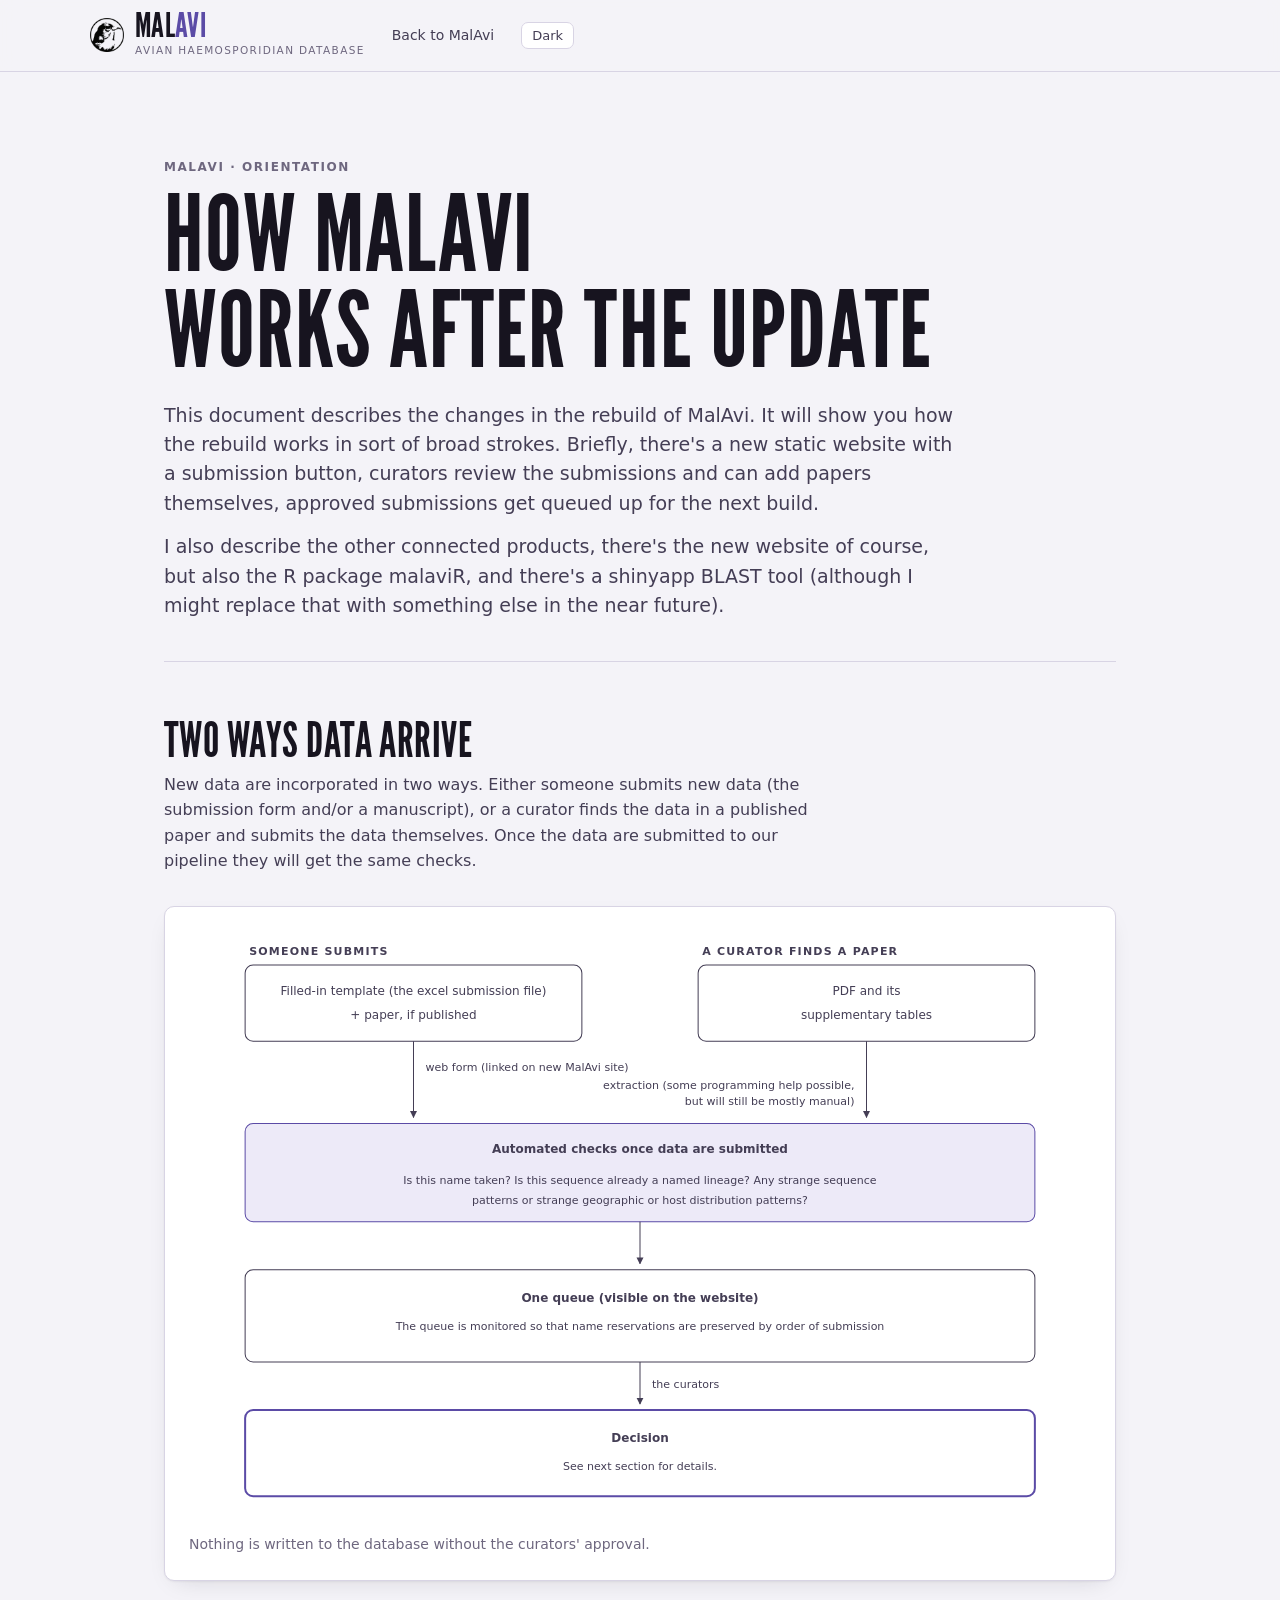
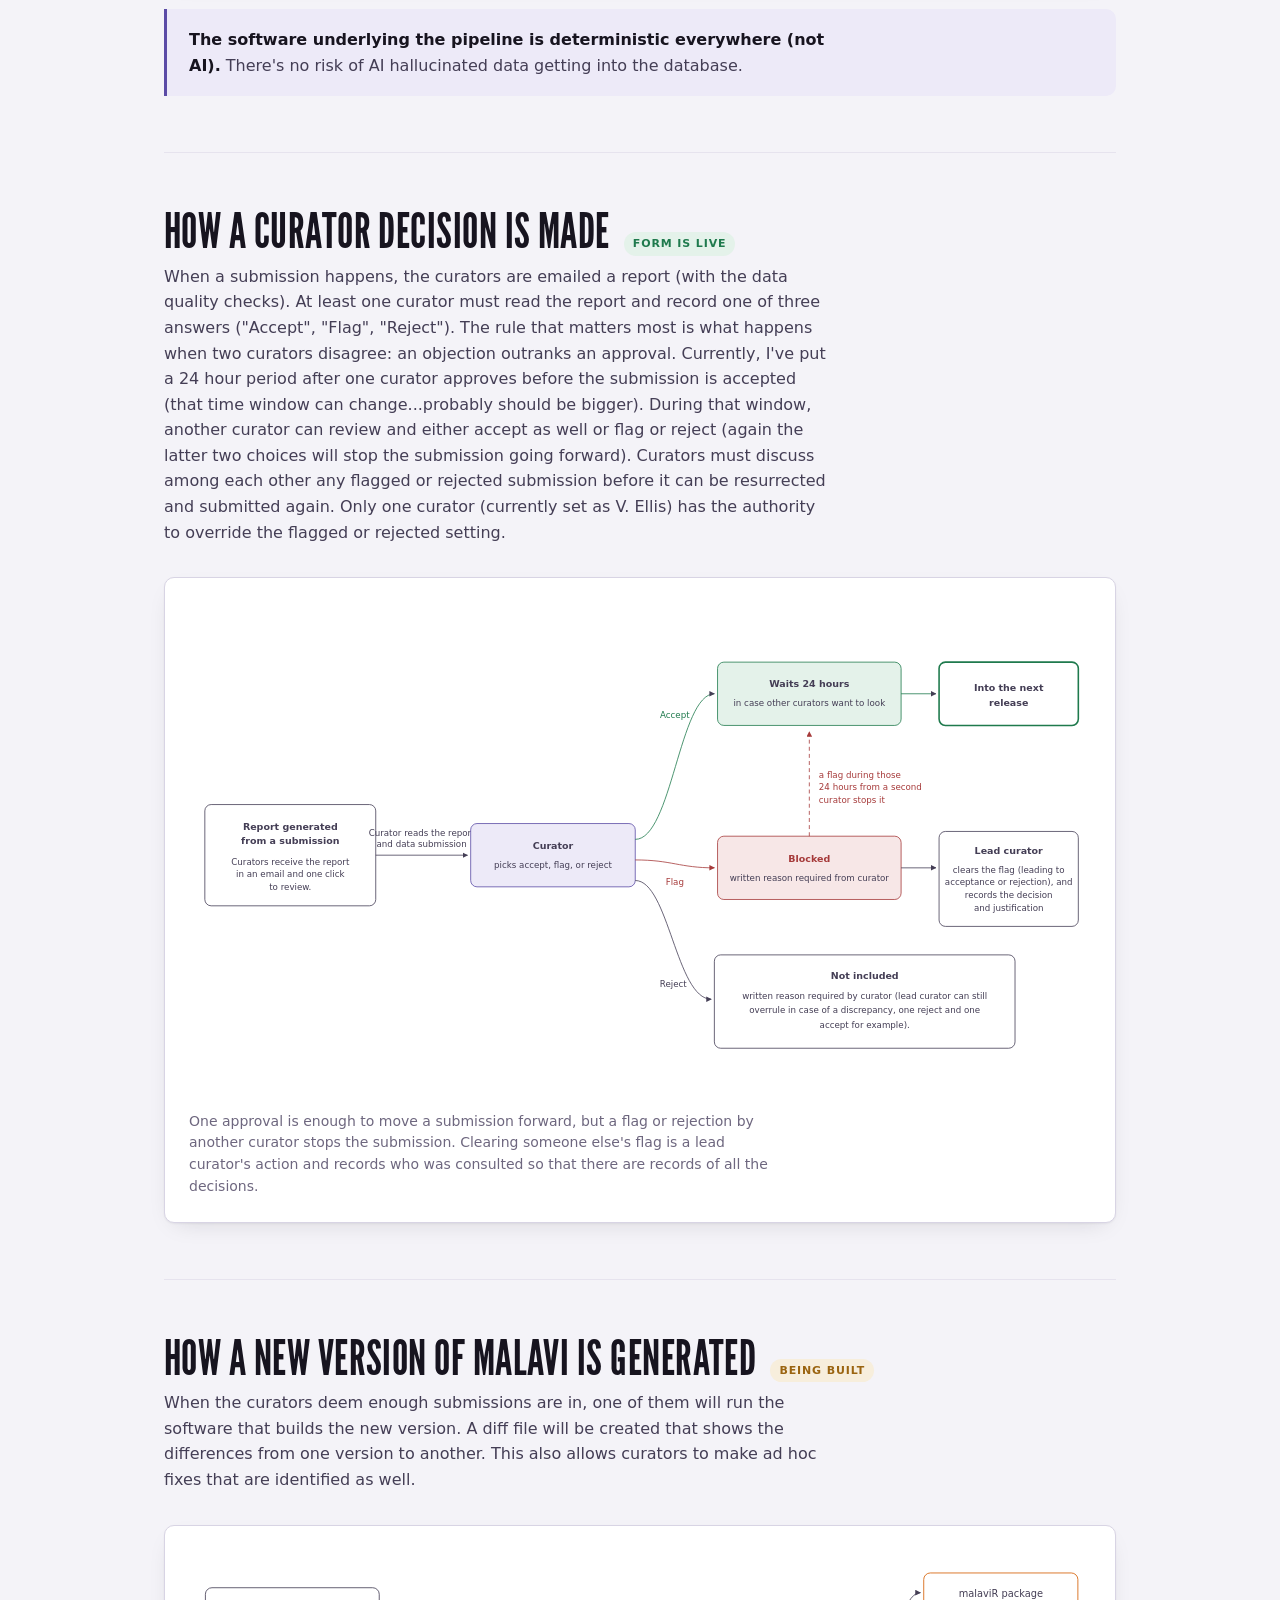
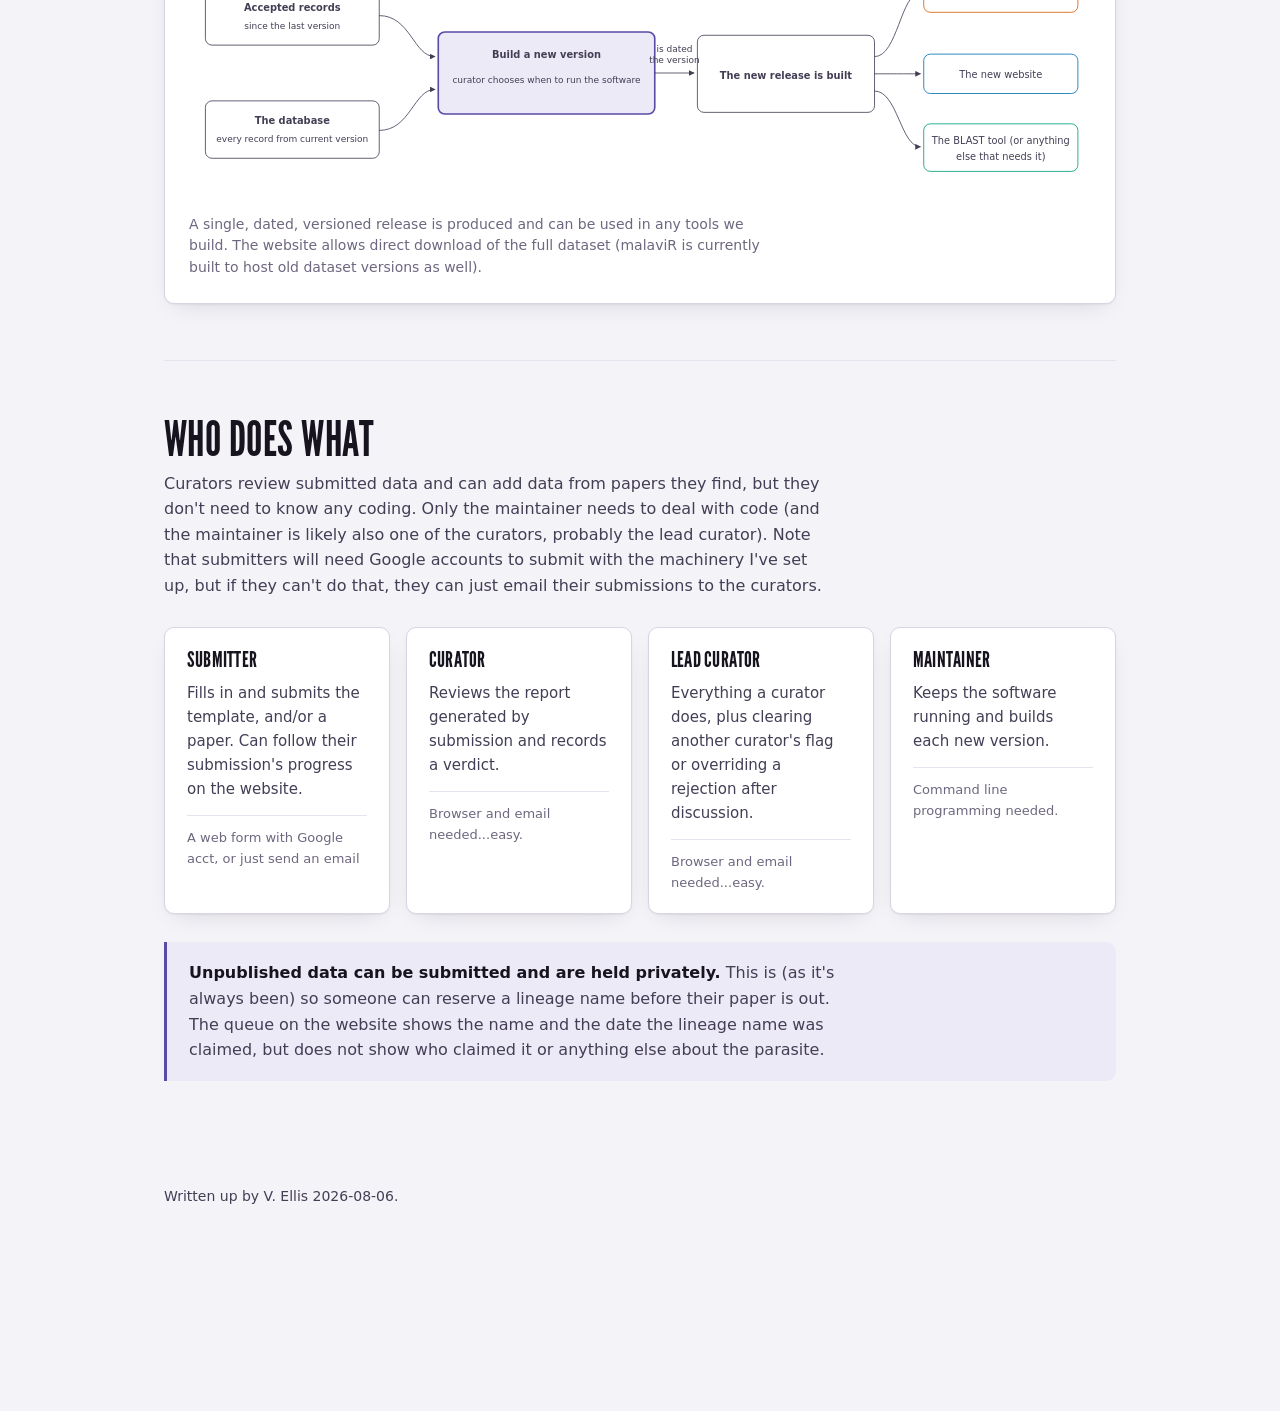
<file: how-it-works.html>
<!DOCTYPE html>
<html lang="en">
<head>
<meta charset="utf-8">
<meta name="viewport" content="width=device-width, initial-scale=1">
<title>How MalAvi works after the update</title>
<meta name="description" content="How the rebuilt MalAvi works: how data are submitted, how curators review them, and how a new version is generated.">
<link rel="icon" href="assets/img/favicon.ico">
<link rel="stylesheet" href="assets/css/malavi.css">
<style>
/* ==== GUIDE ==== shared by both outputs.
   Every rule is scoped under .guide, because the site stylesheet already owns
   .card, .eyebrow and .pill with different values and an unscoped rule here
   would quietly fight it. */
.guide{max-width:1000px; margin:0 auto; padding:0 24px 96px; --measure:66ch}
.guide *{box-sizing:border-box}
.guide h1,.guide h2,.guide h3{
  font-family:"League Gothic",Impact,"Haettenschweiler",sans-serif;
  font-weight:400; text-transform:uppercase; letter-spacing:.01em;
  text-wrap:balance; margin:0}
.guide h1{font-size:clamp(52px,9vw,104px); line-height:.92}
.guide h2{font-size:clamp(30px,4.4vw,46px); line-height:1}
.guide h3{font-size:22px; line-height:1.15}
.guide p{max-width:var(--measure)}
.guide a{color:var(--accent)}
.guide .eyebrow{font-size:12px; letter-spacing:.13em; text-transform:uppercase;
  color:var(--ink-3); font-weight:600; margin:0 0 10px}
.guide header.hero{padding:56px 0 40px; border-bottom:1px solid var(--rule)}
.guide header.hero .lede{margin-top:22px; display:flex; flex-direction:column; gap:14px}
.guide header.hero .lede p{font-size:19px; line-height:1.55; color:var(--ink-2); margin:0}
.guide section{padding:56px 0; border-bottom:1px solid var(--rule-soft)}
.guide section:last-of-type{border-bottom:0}
.guide .sec-head{display:flex; align-items:baseline; gap:14px; flex-wrap:wrap;
  margin-bottom:8px}
.guide figure{margin:32px 0 0; background:var(--surface); border:1px solid var(--rule);
  border-radius:var(--radius); padding:24px; box-shadow:var(--shadow); overflow-x:auto}
.guide figure svg{display:block; max-width:100%; height:auto; margin:0 auto;
  color:var(--ink-2)}
.guide figcaption{margin-top:18px; font-size:14px; line-height:1.55; color:var(--ink-3);
  max-width:var(--measure)}
.guide .grid{display:grid; gap:16px; margin-top:28px}
@media(min-width:720px){ .guide .grid.four{grid-template-columns:repeat(2,1fr)} }
@media(min-width:960px){ .guide .grid.four{grid-template-columns:repeat(4,1fr)} }
.guide .card{background:var(--surface); border:1px solid var(--rule);
  border-radius:var(--radius); padding:20px 22px}
.guide .card h3{margin-bottom:8px}
.guide .card p{font-size:15px; color:var(--ink-2); margin:0}
.guide .card .needs{margin-top:14px; padding-top:12px; border-top:1px solid var(--rule-soft);
  font-size:13px; color:var(--ink-3)}
.guide .pill{display:inline-flex; align-items:center; gap:6px; font-size:11px;
  font-weight:700; letter-spacing:.08em; text-transform:uppercase; padding:3px 9px;
  border-radius:999px; white-space:nowrap}
.guide .pill.live{background:var(--ok-wash); color:var(--ok)}
.guide .pill.soon{background:var(--warn-wash); color:var(--warn)}
.guide .note{margin-top:28px; border-left:3px solid var(--accent);
  background:var(--accent-wash); padding:18px 22px;
  border-radius:0 var(--radius) var(--radius) 0}
.guide .note p{margin:0; color:var(--ink-2)}
.guide .note strong{color:var(--ink)}
.guide footer{padding:48px 0 0; color:var(--ink-3); font-size:14px}
/* Download rows. Copied from the site's .files rules rather than inherited, because
   the standalone artifact copy has no access to assets/css/malavi.css -- without
   these the three spans of a file row run together as unstyled text there while
   looking correct on the site, which is the kind of difference nobody sees until
   somebody opens the artifact. Kept scoped under .guide like everything else here,
   so on the site page the site's own rules still win for the rest of the page. */
.guide .files{display:grid; gap:1px; background:var(--rule-soft);
  border:1px solid var(--rule); border-radius:var(--radius); overflow:hidden}
.guide .files a{display:flex; gap:14px; align-items:center; flex-wrap:wrap;
  background:var(--surface); padding:13px 17px; text-decoration:none; color:inherit}
.guide .files a:hover{background:var(--surface-2)}
.guide .files .nm{font-weight:600; font-size:14.5px; min-width:180px}
.guide .files .ds{font-size:13px; color:var(--ink-3); flex:1}
.guide .files .fm{font-size:10.5px; letter-spacing:.09em; text-transform:uppercase;
  color:var(--ink-3); border:1px solid var(--rule); border-radius:4px; padding:2px 7px}

/* The site page keeps the guide off the masthead's toes. */
.guide{padding-top:8px}
.guide header.hero{padding-top:40px}
</style>
</head>
<body>
<header class="masthead">
  <div class="masthead-inner">
    <a href="index.html" style="text-decoration:none; color:inherit">
      <div class="brand" id="brandHome">
      <img src="[data-uri]" alt="">
      <div>
        <div class="wordmark display">Mal<span class="lo">Avi</span></div>
        <div class="brand-sub">Avian haemosporidian database</div>
      </div></div>
    </a>
    <nav class="primary">
      <a href="index.html" style="text-decoration:none">Back to MalAvi</a>
    </nav>
    <button class="theme-toggle" id="themeBtn" type="button">Dark</button>
  </div>
</header>

<main>

<div class="guide">

<header class="hero">
  <p class="eyebrow">MalAvi &middot; orientation</p>
  <h1>How MalAvi<br>works after the update</h1>
  <div class="lede">
    <p>This document describes the changes in the rebuild of MalAvi. It will show you how the rebuild works in sort of broad strokes. Briefly, there's a new static website with a submission button, curators review the submissions and can add papers themselves, approved submissions get queued up for the next build.</p>
    <p>I also describe the other connected products, there's the new website of course, but also the R package malaviR, and there's a shinyapp BLAST tool (although I might replace that with something else in the near future).</p>
  </div>
</header>

<section>
  <div class="sec-head"><h2>Two ways data arrive</h2></div>
  <p>
    New data are incorporated in two ways. Either someone submits new data (the submission form and/or a manuscript), or a curator finds the data in a published paper and
    submits the data themselves. Once the data are submitted to our pipeline they will get the same checks.
  </p>

  <figure>
    <svg viewBox="0 0 900 584" role="img"
         aria-label="Two intake paths and automated screen pipeline.">
      <defs>
        <marker id="a1" viewBox="0 0 10 10" refX="9" refY="5" markerWidth="7"
                markerHeight="7" orient="auto-start-reverse">
          <path d="M0,0 L10,5 L0,10 z" fill="currentColor"/>
        </marker>
      </defs>
      <g font-size="12" fill="currentColor" stroke="none">

        <!-- Line A -->
        <text x="60" y="24" font-size="11" font-weight="700" letter-spacing="1.2">SOMEONE SUBMITS</text>
        <rect x="56" y="34" width="336" height="76" rx="8" fill="none" stroke="currentColor"/>
        <text x="224" y="64" text-anchor="middle">Filled-in template (the excel submission file)</text>
        <text x="224" y="88" text-anchor="middle">+ paper, if published</text>

        <!-- Line B -->
        <text x="512" y="24" font-size="11" font-weight="700" letter-spacing="1.2">A CURATOR FINDS A PAPER</text>
        <rect x="508" y="34" width="336" height="76" rx="8" fill="none" stroke="currentColor"/>
        <text x="676" y="64" text-anchor="middle">PDF and its</text>
        <text x="676" y="88" text-anchor="middle">supplementary tables</text>

        <line x1="224" y1="110" x2="224" y2="186" stroke="currentColor" marker-end="url(#a1)"/>
        <text x="236" y="140" font-size="11">web form (linked on new MalAvi site)</text>

        <line x1="676" y1="110" x2="676" y2="186" stroke="currentColor" marker-end="url(#a1)"/>
        <text x="664" y="158" font-size="11" text-anchor="end">extraction (some programming help possible,</text>
        <text x="664" y="174" font-size="11" text-anchor="end">but will still be mostly manual)</text>

        <!-- The screen -->
        <rect x="56" y="192" width="788" height="98" rx="8"
              fill="var(--accent-wash)" stroke="var(--accent)"/>
        <text x="450" y="222" text-anchor="middle" font-weight="700">Automated checks once data are submitted</text>
        <text x="450" y="252" text-anchor="middle" font-size="11">Is this name taken? Is this sequence already a named lineage? Any strange sequence</text>
        <text x="450" y="272" text-anchor="middle" font-size="11">patterns or strange geographic or host distribution patterns?</text>

        <line x1="450" y1="290" x2="450" y2="332" stroke="currentColor" marker-end="url(#a1)"/>

        <!-- Queue -->
        <rect x="56" y="338" width="788" height="92" rx="8" fill="none" stroke="currentColor"/>
        <text x="450" y="370" text-anchor="middle" font-weight="700">One queue (visible on the website)</text>
        <text x="450" y="398" text-anchor="middle" font-size="11">The queue is monitored so that name reservations are preserved by order of submission</text>

        <line x1="450" y1="430" x2="450" y2="472" stroke="currentColor" marker-end="url(#a1)"/>
        <text x="462" y="456" font-size="11">the curators</text>

        <!-- Decision -->
        <rect x="56" y="478" width="788" height="86" rx="8"
              fill="none" stroke="var(--accent)" stroke-width="2"/>
        <text x="450" y="510" text-anchor="middle" font-weight="700">Decision</text>
        <text x="450" y="538" text-anchor="middle" font-size="11">See next section for details.</text>
      </g>
    </svg>
    <figcaption>
      Nothing is
      written to the database without the curators' approval.
    </figcaption>
  </figure>

  <div class="note">
    <p>
      <strong>The software underlying the pipeline is deterministic everywhere (not AI).</strong> There's no risk of AI hallucinated data getting into the database.
    </p>
  </div>
</section>

<section>
  <div class="sec-head"><h2>How a curator decision is made</h2>
    <span class="pill live">Form is live</span></div>
  <p>
    When a submission happens, the curators are emailed a report (with the data quality checks). At least one curator must read the report and record one of three answers ("Accept", "Flag", "Reject"). The rule that
    matters most is what happens when two curators disagree: an objection outranks an
    approval. Currently, I've put a 24 hour period after one curator approves before the submission is accepted (that time window can change...probably should be bigger). During that window,
    another curator can review and either accept as well or flag or reject (again the latter two choices will stop the submission going forward). Curators must discuss among each other any flagged or rejected submission before it can be resurrected and submitted again. Only one curator (currently set as V. Ellis) has the authority to override the flagged or rejected setting.
  </p>

  <figure>
    <svg viewBox="0 0 1140 620" role="img"
         aria-label="A curator chooses accept, flag, or reject for a submission. A flag blocks the submission and only a lead curator can clear it. An accepted submission waits 24 hours, during which a late flag still stops it.">
      <defs>
        <marker id="a2" viewBox="0 0 10 10" refX="9" refY="5" markerWidth="7"
                markerHeight="7" orient="auto-start-reverse">
          <path d="M0,0 L10,5 L0,10 z" fill="currentColor"/>
        </marker>
        <marker id="a2s" viewBox="0 0 10 10" refX="9" refY="5" markerWidth="7"
                markerHeight="7" orient="auto-start-reverse">
          <path d="M0,0 L10,5 L0,10 z" fill="var(--stop)"/>
        </marker>
      </defs>
      <g font-size="12" fill="currentColor" stroke="none">

        <rect x="20" y="256" width="216" height="128" rx="8" fill="none" stroke="currentColor"/>
        <text x="128" y="288" text-anchor="middle" font-weight="700">Report generated</text>
        <text x="128" y="306" text-anchor="middle" font-weight="700">from a submission</text>
        <text x="128" y="332" text-anchor="middle" font-size="11">Curators receive the report</text>
        <text x="128" y="348" text-anchor="middle" font-size="11">in an email and one click</text>
        <text x="128" y="364" text-anchor="middle" font-size="11">to review.</text>

        <line x1="236" y1="320" x2="352" y2="320" stroke="currentColor" marker-end="url(#a2)"/>
        <text x="294" y="296" text-anchor="middle" font-size="11">Curator reads the report</text>
        <text x="294" y="310" text-anchor="middle" font-size="11">and data submission</text>

        <rect x="356" y="280" width="208" height="80" rx="8"
              fill="var(--accent-wash)" stroke="var(--accent)"/>
        <text x="460" y="312" text-anchor="middle" font-weight="700">Curator</text>
        <text x="460" y="336" text-anchor="middle" font-size="11">picks accept, flag, or reject</text>

        <!-- Accept -->
        <path d="M564,300 C610,300 620,116 664,116" fill="none" stroke="var(--ok)"
              marker-end="url(#a2)"/>
        <text x="614" y="146" text-anchor="middle" font-size="11" fill="var(--ok)">Accept</text>
        <rect x="668" y="76" width="232" height="80" rx="8" fill="var(--ok-wash)"
              stroke="var(--ok)"/>
        <text x="784" y="108" text-anchor="middle" font-weight="700">Waits 24 hours</text>
        <text x="784" y="132" text-anchor="middle" font-size="11">in case other curators want to look</text>

        <line x1="900" y1="116" x2="944" y2="116" stroke="var(--ok)" marker-end="url(#a2)"/>
        <rect x="948" y="76" width="176" height="80" rx="8" fill="none" stroke="var(--ok)"
              stroke-width="2"/>
        <text x="1036" y="112" text-anchor="middle" font-weight="700">Into the next</text>
        <text x="1036" y="132" text-anchor="middle" font-weight="700">release</text>

        <!-- Flag -->
        <path d="M564,326 C610,326 620,336 664,336" fill="none" stroke="var(--stop)"
              marker-end="url(#a2s)"/>
        <text x="614" y="358" text-anchor="middle" font-size="11" fill="var(--stop)">Flag</text>
        <rect x="668" y="296" width="232" height="80" rx="8" fill="var(--stop-wash)"
              stroke="var(--stop)"/>
        <text x="784" y="328" text-anchor="middle" font-weight="700" fill="var(--stop)">Blocked</text>
        <text x="784" y="352" text-anchor="middle" font-size="11">written reason required from curator</text>

        <!-- A flag during the window stops the release -->
        <path d="M784,296 L784,164" fill="none" stroke="var(--stop)" stroke-dasharray="5 4"
              marker-end="url(#a2s)"/>
        <text x="796" y="222" font-size="11" fill="var(--stop)">a flag during those</text>
        <text x="796" y="238" font-size="11" fill="var(--stop)">24 hours from a second</text>
        <text x="796" y="254" font-size="11" fill="var(--stop)">curator stops it</text>

        <!-- Lead clears -->
        <line x1="900" y1="336" x2="944" y2="336" stroke="currentColor" marker-end="url(#a2)"/>
        <rect x="948" y="290" width="176" height="120" rx="8" fill="none" stroke="currentColor"/>
        <text x="1036" y="318" text-anchor="middle" font-weight="700">Lead curator</text>
        <text x="1036" y="342" text-anchor="middle" font-size="11">clears the flag (leading to</text>
        <text x="1036" y="358" text-anchor="middle" font-size="11">acceptance or rejection), and</text>
        <text x="1036" y="374" text-anchor="middle" font-size="11">records the decision</text>
        <text x="1036" y="390" text-anchor="middle" font-size="11">and justification</text>

        <!-- Reject -->
        <path d="M564,352 C606,352 616,502 660,502" fill="none" stroke="currentColor"
              marker-end="url(#a2)"/>
        <text x="612" y="486" text-anchor="middle" font-size="11">Reject</text>
        <rect x="664" y="446" width="380" height="118" rx="8" fill="none" stroke="currentColor"/>
        <text x="854" y="476" text-anchor="middle" font-weight="700">Not included</text>
        <text x="854" y="502" text-anchor="middle" font-size="11">written reason required by curator (lead curator can still</text>
        <text x="854" y="520" text-anchor="middle" font-size="11">overrule in case of a discrepancy, one reject and one</text>
        <text x="854" y="538" text-anchor="middle" font-size="11">accept for example).</text>
      </g>
    </svg>
    <figcaption>
      One approval is enough to move a submission forward, but a flag or rejection by another curator stops the submission. Clearing someone else's flag is a lead
      curator's action and records who was consulted so that there are records of all the decisions.
    </figcaption>
  </figure>
</section>

<section>
  <div class="sec-head"><h2>How a new version of MalAvi is generated</h2>
    <span class="pill soon">Being built</span></div>
  <p>
    When the curators deem enough submissions are in, one of them will run the software that builds the new version. A diff file will be created that shows the differences from one version to another. This also allows curators to make ad hoc fixes that are identified as well.
  </p>

  <figure>
    <svg viewBox="0 0 1100 300" role="img"
         aria-label="Accepted records plus the stored database are built into a dated release.">
      <defs>
        <marker id="a3" viewBox="0 0 10 10" refX="9" refY="5" markerWidth="7"
                markerHeight="7" orient="auto-start-reverse">
          <path d="M0,0 L10,5 L0,10 z" fill="currentColor"/>
        </marker>
      </defs>
      <g font-size="12" fill="currentColor" stroke="none">

        <rect x="20" y="46" width="212" height="70" rx="8" fill="none" stroke="currentColor"/>
        <text x="126" y="74" text-anchor="middle" font-weight="700">Accepted records</text>
        <text x="126" y="96" text-anchor="middle" font-size="11">since the last version</text>

        <rect x="20" y="184" width="212" height="70" rx="8" fill="none" stroke="currentColor"/>
        <text x="126" y="212" text-anchor="middle" font-weight="700">The database</text>
        <text x="126" y="234" text-anchor="middle" font-size="11">every record from current version</text>

        <path d="M232,80 C270,80 274,130 300,130" fill="none" stroke="currentColor"
              marker-end="url(#a3)"/>
        <path d="M232,220 C270,220 274,170 300,170" fill="none" stroke="currentColor"
              marker-end="url(#a3)"/>

        <rect x="304" y="100" width="264" height="100" rx="8"
              fill="var(--accent-wash)" stroke="var(--accent)" stroke-width="2"/>
        <text x="436" y="132" text-anchor="middle" font-weight="700">Build a new version</text>
        <text x="436" y="162" text-anchor="middle" font-size="11">curator chooses when to run the software</text>

        <line x1="568" y1="150" x2="616" y2="150" stroke="currentColor" marker-end="url(#a3)"/>
        <text x="592" y="138" text-anchor="middle" font-size="11">the version</text>
        <text x="592" y="124" text-anchor="middle" font-size="11">is dated</text>

        <rect x="620" y="104" width="216" height="94" rx="8" fill="none" stroke="currentColor"/>
        <text x="728" y="157" text-anchor="middle" font-weight="700">The new release is built</text>

        <path d="M836,130 C864,130 868,52 892,52" fill="none" stroke="currentColor"
              marker-end="url(#a3)"/>
        <path d="M836,151 C868,151 872,151 892,151" fill="none" stroke="currentColor"
              marker-end="url(#a3)"/>
        <path d="M836,172 C864,172 868,240 892,240" fill="none" stroke="currentColor"
              marker-end="url(#a3)"/>

        <rect x="896" y="28" width="188" height="48" rx="8" fill="none" stroke="var(--g-p)"/>
        <text x="990" y="57" text-anchor="middle">malaviR package</text>

        <rect x="896" y="127" width="188" height="48" rx="8" fill="none" stroke="var(--g-h)"/>
        <text x="990" y="156" text-anchor="middle">The new website</text>

        <rect x="896" y="212" width="188" height="58" rx="8" fill="none" stroke="var(--g-l)"/>
        <text x="990" y="236" text-anchor="middle">The BLAST tool (or anything</text>
        <text x="990" y="256" text-anchor="middle">else that needs it)</text>
      </g>
    </svg>
    <figcaption>
      A single, dated, versioned release is produced and can be used in any tools we build. The website allows direct download of the full dataset (malaviR is currently built to host old dataset versions as well).
    </figcaption>
  </figure>
</section>

<section>
  <div class="sec-head"><h2>Who does what</h2></div>
  <p>
    Curators review submitted data and can add data from papers they find, but they don't need to know any coding. Only the maintainer needs to deal with code (and the maintainer is likely also one of the curators, probably the lead curator).
    Note that submitters will need Google accounts to submit with the machinery I've set up, but if they can't do that, they can just email their submissions to the curators.
  </p>

  <div class="grid four">
    <div class="card">
      <h3>Submitter</h3>
      <p>Fills in and submits the template, and/or a paper. Can follow their submission's progress on the website.</p>
      <div class="needs">A web form with Google acct, or just send an email</div>
    </div>
    <div class="card">
      <h3>Curator</h3>
      <p>Reviews the report generated by submission and records a verdict.</p>
      <div class="needs">Browser and email needed...easy.</div>
    </div>
    <div class="card">
      <h3>Lead curator</h3>
      <p>Everything a curator does, plus clearing another curator's flag or overriding a rejection after discussion.</p>
      <div class="needs">Browser and email needed...easy.</div>
    </div>
    <div class="card">
      <h3>Maintainer</h3>
      <p>Keeps the software running and builds each new version.</p>
      <div class="needs">Command line programming needed.</div>
    </div>
  </div>

  <div class="note">
    <p>
      <strong>Unpublished data can be submitted and are held privately.</strong> This is (as it's always been) so someone can
      reserve a lineage name before their paper is out. The queue on the website shows the name and
      the date the lineage name was claimed, but does not show who claimed it or anything else about the parasite.
    </p>
  </div>
</section>

<footer>
  <p>
    Written up by V. Ellis 2026-08-06.
  </p>
</footer>

</div>

</main>

<script>
/* The site's malavi.js drives the single-page app and expects elements this page does not
   have, so it is not loaded here. This is only the theme toggle, matching its behaviour so
   a reader's choice looks the same on both pages. */
(function () {
  var root = document.documentElement, btn = document.getElementById("themeBtn");
  function dark() {
    var set = root.getAttribute("data-theme");
    if (set) return set === "dark";
    return window.matchMedia("(prefers-color-scheme: dark)").matches;
  }
  btn.addEventListener("click", function () {
    root.setAttribute("data-theme", dark() ? "light" : "dark");
    btn.textContent = dark() ? "Light" : "Dark";
  });
  btn.textContent = dark() ? "Light" : "Dark";
})();
</script>
</body>
</html>
</file>
<file: assets/css/malavi.css>
/* =============================================================================
 * malavi.css: the MalAvi site's styles.
 *
 * Split out of the original single-file design preview. Colors are defined once
 * as custom properties on :root and consumed only through those tokens, so the
 * light/dark toggle can override in both directions. The three parasite-genus
 * colors are Okabe-Ito (colorblind-safe) with a five-step sequential ramp each
 * for the choropleths.
 * ============================================================================= */

/* League Gothic, recovered from the original MalAvi site's own web directory.
   The typeface MalAvi wore for fifteen years. SIL OFL, so embedded rather than fetched. */
@font-face {
  font-family: "League Gothic";
  src: url(../fonts/league-gothic.woff) format("woff");
  font-weight: 400; font-style: normal; font-display: block;
}

/* ---------------------------------------------------------------------------
   Tokens. Neutrals carry a violet bias so they read as chosen. The three
   parasite-genus colors are the Okabe-Ito colorblind-safe vermillion / blue /
   bluish-green, re-stepped per theme; each also has a five-step sequential ramp
   for the choropleths. Components style through these tokens only, never inside
   a media query, so the viewer's toggle can override in both directions.
   --------------------------------------------------------------------------- */
:root {
  --paper:#F4F3F8; --surface:#FFFFFF; --surface-2:#ECEAF3; --surface-3:#E2DFEC;
  --ink:#17141F; --ink-2:#443E55; --ink-3:#6E677F;
  --rule:#D8D4E4; --rule-soft:#E6E3EE;
  --accent:#5B4BA6; --accent-ink:#FFFFFF; --accent-wash:#EDEAF8;

  --g-p:#D55E00; --g-h:#0072B2; --g-l:#009E73;
  --p1:#FBE7D6; --p2:#F3C49E; --p3:#EA9C63; --p4:#E17A2E; --p5:#D55E00;
  --h1:#D9E9F5; --h2:#A9CDE9; --h3:#6FAAD8; --h4:#3389C4; --h5:#0072B2;
  --l1:#D6EFE7; --l2:#A3DCC9; --l3:#66C4A6; --l4:#2FAE87; --l5:#009E73;
  --map-none:#E4E1EC;

  --ok:#1F7A4D; --warn:#9A6410; --stop:#A63A3A;
  --ok-wash:#E4F2EA; --warn-wash:#F7EEDC; --stop-wash:#F7E7E7;
  --shadow:0 1px 2px rgba(23,20,31,.05), 0 8px 24px -12px rgba(23,20,31,.18);
  --radius:10px; --measure:68ch;
}
@media (prefers-color-scheme: dark) {
  :root {
    --paper:#17141F; --surface:#201C2B; --surface-2:#2A2537; --surface-3:#332C42;
    --ink:#ECEAF4; --ink-2:#B4AECA; --ink-3:#8B8499;
    --rule:#362F47; --rule-soft:#2B2539;
    --accent:#A99CF0; --accent-ink:#17141F; --accent-wash:#292244;
    --g-p:#DB6A16; --g-h:#3B82D0; --g-l:#17A06F;
    --p1:#3A2312; --p2:#6B3D14; --p3:#9C5514; --p4:#C06416; --p5:#DB6A16;
    --h1:#16263B; --h2:#1E3F63; --h3:#26598C; --h4:#2F6EB0; --h5:#3B82D0;
    --l1:#102E24; --l2:#14503C; --l3:#177255; --l4:#178D65; --l5:#17A06F;
    --map-none:#2A2537;
    --ok:#5FC08C; --warn:#DCA84A; --stop:#E38080;
    --ok-wash:#1C3129; --warn-wash:#332A18; --stop-wash:#35211F;
    --shadow:0 1px 2px rgba(0,0,0,.4), 0 8px 24px -12px rgba(0,0,0,.7);
  }
}
:root[data-theme="light"] {
  --paper:#F4F3F8; --surface:#FFFFFF; --surface-2:#ECEAF3; --surface-3:#E2DFEC;
  --ink:#17141F; --ink-2:#443E55; --ink-3:#6E677F;
  --rule:#D8D4E4; --rule-soft:#E6E3EE;
  --accent:#5B4BA6; --accent-ink:#FFFFFF; --accent-wash:#EDEAF8;
  --g-p:#D55E00; --g-h:#0072B2; --g-l:#009E73;
  --p1:#FBE7D6; --p2:#F3C49E; --p3:#EA9C63; --p4:#E17A2E; --p5:#D55E00;
  --h1:#D9E9F5; --h2:#A9CDE9; --h3:#6FAAD8; --h4:#3389C4; --h5:#0072B2;
  --l1:#D6EFE7; --l2:#A3DCC9; --l3:#66C4A6; --l4:#2FAE87; --l5:#009E73;
  --map-none:#E4E1EC;
  --ok:#1F7A4D; --warn:#9A6410; --stop:#A63A3A;
  --ok-wash:#E4F2EA; --warn-wash:#F7EEDC; --stop-wash:#F7E7E7;
  --shadow:0 1px 2px rgba(23,20,31,.05), 0 8px 24px -12px rgba(23,20,31,.18);
}
:root[data-theme="dark"] {
  --paper:#17141F; --surface:#201C2B; --surface-2:#2A2537; --surface-3:#332C42;
  --ink:#ECEAF4; --ink-2:#B4AECA; --ink-3:#8B8499;
  --rule:#362F47; --rule-soft:#2B2539;
  --accent:#A99CF0; --accent-ink:#17141F; --accent-wash:#292244;
  --g-p:#DB6A16; --g-h:#3B82D0; --g-l:#17A06F;
  --p1:#3A2312; --p2:#6B3D14; --p3:#9C5514; --p4:#C06416; --p5:#DB6A16;
  --h1:#16263B; --h2:#1E3F63; --h3:#26598C; --h4:#2F6EB0; --h5:#3B82D0;
  --l1:#102E24; --l2:#14503C; --l3:#177255; --l4:#178D65; --l5:#17A06F;
  --map-none:#2A2537;
  --ok:#5FC08C; --warn:#DCA84A; --stop:#E38080;
  --ok-wash:#1C3129; --warn-wash:#332A18; --stop-wash:#35211F;
  --shadow:0 1px 2px rgba(0,0,0,.4), 0 8px 24px -12px rgba(0,0,0,.7);
}

* { box-sizing: border-box; }
body {
  margin:0; background:var(--paper); color:var(--ink);
  font-family: ui-sans-serif, system-ui, -apple-system, "Segoe UI", Roboto, "Helvetica Neue", Arial, sans-serif;
  font-size:16px; line-height:1.6; -webkit-font-smoothing:antialiased;
}
.display { font-family:"League Gothic", ui-sans-serif, sans-serif; font-weight:400;
  letter-spacing:.01em; text-transform:uppercase; line-height:.92; text-wrap:balance; }
.mono { font-family: ui-monospace, SFMono-Regular, Menlo, Consolas, monospace;
  font-variant-numeric: tabular-nums; }
.sci { font-style: italic; }
a { color: var(--accent); text-underline-offset:3px; }
a:focus-visible, button:focus-visible, input:focus-visible, select:focus-visible, textarea:focus-visible {
  outline:2px solid var(--accent); outline-offset:2px;
}

.preview-flag {
  background:var(--accent-wash); color:var(--ink-2); border-bottom:1px solid var(--rule);
  font-size:12.5px; padding:7px 20px; text-align:center; letter-spacing:.02em;
}
.preview-flag strong { color:var(--ink); }

/* ---- Masthead ---- */
.masthead { position:sticky; top:0; z-index:30;
  background:color-mix(in srgb, var(--paper) 88%, transparent);
  backdrop-filter:blur(10px); border-bottom:1px solid var(--rule); }
.masthead-inner { max-width:1140px; margin:0 auto; padding:12px 20px;
  display:flex; align-items:center; gap:16px; flex-wrap:wrap; }
.brand { display:flex; align-items:center; gap:11px; margin-right:auto; cursor:pointer; }
.brand img { width:34px; height:34px; display:block; }
@media (prefers-color-scheme: dark) { .brand img { filter: invert(1) brightness(.92); } }
:root[data-theme="dark"] .brand img { filter: invert(1) brightness(.92); }
:root[data-theme="light"] .brand img { filter:none; }
.wordmark { font-size:34px; line-height:.8; }
.wordmark .lo { color:var(--accent); }
.brand-sub { font-size:10.5px; letter-spacing:.13em; text-transform:uppercase;
  color:var(--ink-3); margin-top:3px; }
nav.primary { display:flex; gap:2px; flex-wrap:wrap; align-items:center; }
/* Buttons switch views inside the single-page app; anchors leave for a real page
   (how-it-works.html, curating.html). They must be indistinguishable in the bar --
   styled separately they read as stray hyperlinks crowded against the tabs. The
   anchors stay anchors rather than becoming buttons so they can still be opened in
   a new tab, copied, and followed with JavaScript off. */
nav.primary button,
nav.primary a { font:inherit; font-size:14px; background:none; border:0; cursor:pointer;
  color:var(--ink-2); padding:7px 11px; border-radius:7px;
  text-decoration:none; line-height:normal; white-space:nowrap; display:inline-block; }
nav.primary button:hover,
nav.primary a:hover { background:var(--surface-2); color:var(--ink); }
nav.primary button[aria-current="page"],
nav.primary a[aria-current="page"] { background:var(--accent); color:var(--accent-ink); }
.theme-toggle { font:inherit; font-size:13px; cursor:pointer; background:var(--surface);
  color:var(--ink-2); border:1px solid var(--rule); border-radius:7px; padding:6px 10px; line-height:1; }

main { max-width:1140px; margin:0 auto; padding:38px 20px 96px; }
.view { display:none; }
.view.active { display:block; animation:rise .28s ease both; }
@keyframes rise { from { opacity:0; transform:translateY(6px); } to { opacity:1; transform:none; } }
@media (prefers-reduced-motion: reduce) { .view.active { animation:none; } * { transition:none !important; } }

.stack { display:flex; flex-direction:column; gap:38px; }
h1.page { font-size:clamp(38px,6vw,58px); margin:0 0 8px; }
h2.section-title { font-size:30px; margin:0 0 6px; }
h3 { font-size:17px; margin:0 0 8px; letter-spacing:-.01em; }
p { margin:0 0 12px; max-width:var(--measure); color:var(--ink-2); }
p.lead { font-size:17.5px; }
.eyebrow { font-size:11px; letter-spacing:.15em; text-transform:uppercase; color:var(--ink-3); margin:0 0 10px; }
.card { background:var(--surface); border:1px solid var(--rule); border-radius:var(--radius);
  padding:22px; box-shadow:var(--shadow); }
.card > :first-child { margin-top:0; }
.card > :last-child { margin-bottom:0; }
/* Known issues (About). Each entry is a short title followed by a full sentence
   that can run to a list of lineage names, so the entries need separating from
   one another and the title needs to read as a label rather than as the start of
   the sentence. Bulletless: these are independent notes, not a sequence. */
.issues { list-style:none; padding:0; margin:16px 0 0;
  display:flex; flex-direction:column; gap:14px; }
.issues li { border-left:2px solid var(--rule); padding-left:14px;
  color:var(--ink-2); font-size:14.5px; line-height:1.55; max-width:74ch; }
.issues li b { display:block; color:var(--ink); font-weight:600; margin-bottom:3px; }
.chip { display:inline-flex; align-items:center; gap:7px; font-size:12.5px; padding:4px 11px;
  border-radius:999px; border:1px solid var(--rule); background:var(--surface); color:var(--ink-2); }
.dot { width:7px; height:7px; border-radius:50%; background:var(--ok); }
/* The release badge is the one thing a returning user checks first, so it is
   sized to be read at a glance rather than tucked away as fine print. */
.chip.release { font-size:16px; padding:9px 18px; gap:10px; color:var(--ink);
  box-shadow:var(--shadow); }
.chip.release .dot { width:9px; height:9px; }
.chip.release b { font-weight:600; font-variant-numeric:tabular-nums; }
.chip.release .lbl { color:var(--ink-3); font-size:13px; letter-spacing:.09em;
  text-transform:uppercase; }
.btn { font:inherit; font-size:14px; cursor:pointer; border-radius:8px; padding:9px 17px;
  border:1px solid transparent; background:var(--accent); color:var(--accent-ink); text-decoration:none;
  display:inline-flex; align-items:center; gap:8px; }
.btn.ghost { background:var(--surface); color:var(--ink-2); border-color:var(--rule); }
.btn.big { font-size:15.5px; padding:12px 22px; }
.btn:hover { filter:brightness(1.06); }
.btn-row { display:flex; gap:10px; flex-wrap:wrap; align-items:center; }

/* ---- Stats ---- */
.stats { display:grid; grid-template-columns:repeat(auto-fit,minmax(128px,1fr)); gap:1px;
  background:var(--rule-soft); border:1px solid var(--rule); border-radius:var(--radius); overflow:hidden; }
.stat { background:var(--surface); padding:16px 18px; }
.stat .n { font-size:30px; line-height:1; }
.stat .k { font-size:10.5px; letter-spacing:.11em; text-transform:uppercase; color:var(--ink-3); margin-top:7px; }

/* ---- Donuts ---- */
.donuts { display:grid; grid-template-columns:repeat(auto-fit,minmax(190px,1fr)); gap:16px; }
.donut { background:var(--surface); border:1px solid var(--rule); border-radius:var(--radius);
  padding:18px; text-align:center; }
.donut svg { display:block; margin:0 auto 8px; }
.donut .val { font-size:27px; line-height:1; }
.donut .lab { font-size:14px; margin-top:2px; }
.donut .sub { font-size:12px; color:var(--ink-3); margin-top:4px; }

/* ---- Rank comparison bars ----
   One card per taxonomic rank, so the four groups are unmistakably separate, and
   every bar carries its own genus label -- the reader never has to travel to a
   legend to decode a color. */
.ranks { display:grid; grid-template-columns:repeat(auto-fit,minmax(230px,1fr)); gap:14px; }
.rank-card { background:var(--surface); border:1px solid var(--rule);
  border-radius:var(--radius); padding:16px 18px; }
.rank-card h4 { margin:0 0 14px; font-size:12px; letter-spacing:.1em;
  text-transform:uppercase; color:var(--ink-3); padding-bottom:9px;
  border-bottom:1px solid var(--rule-soft); }
.rank-bars { display:grid; gap:11px; }
.rbar .glab { font-size:12px; color:var(--ink-2); display:flex;
  justify-content:space-between; gap:10px; margin-bottom:4px; }
.rbar .glab .v { color:var(--ink); font-weight:600; font-variant-numeric:tabular-nums; }
.rbar .track { background:var(--surface-3); border-radius:3px; overflow:hidden; }
.rbar .fill { height:9px; border-radius:3px; display:block; }

/* ---- Maps ----
   The maps are the most interactive thing on the page, so this block breaks out
   of the text column and runs wider than the rest of the layout. */
.breakout { width:min(1460px, calc(100vw - 40px)); margin-left:50%; transform:translateX(-50%); }
.maps { display:grid; grid-template-columns:repeat(auto-fit,minmax(380px,1fr)); gap:18px; }
.map-panel { background:var(--surface); border:1px solid var(--rule); border-radius:var(--radius); padding:18px; }
.map-panel h4 { margin:0 0 2px; font-size:16px; }
.map-panel .cap { font-size:12.5px; color:var(--ink-3); margin:0 0 12px; }
.map-panel svg { width:100%; height:auto; display:block; }
.map-panel path { stroke:var(--surface); stroke-width:.4; vector-effect:non-scaling-stroke; }
.map-panel path:hover { stroke:var(--ink); stroke-width:1; }
.scale { display:flex; align-items:center; gap:5px; margin-top:11px; font-size:11px; color:var(--ink-3); flex-wrap:wrap; }
.scale i { width:26px; height:11px; border-radius:2px; display:inline-block; }
.map-tip { font-size:12.5px; color:var(--ink-2); min-height:1.5em; margin-top:8px; }

.legend { display:flex; gap:18px; flex-wrap:wrap; font-size:13px; color:var(--ink-2); }
.legend i { width:10px; height:10px; border-radius:2px; display:inline-block; margin-right:7px; }
.sw-p { background:var(--g-p); } .sw-h { background:var(--g-h); } .sw-l { background:var(--g-l); }
.genus-bar { display:flex; gap:2px; height:12px; margin:6px 0 12px; }
.genus-bar span { border-radius:2px; }

/* ---- Table index + tables ---- */
.tindex { display:grid; gap:1px; background:var(--rule-soft); border:1px solid var(--rule);
  border-radius:var(--radius); overflow:hidden; }
.tindex-row { background:var(--surface); padding:15px 18px; display:flex; gap:16px;
  align-items:flex-start; flex-wrap:wrap; }
.tindex-row:hover { background:var(--surface-2); }
.tindex-main { flex:1; min-width:260px; }
.tindex-main a { font-size:15.5px; font-weight:600; cursor:pointer; }
.tindex-main p { margin:3px 0 0; font-size:13.5px; color:var(--ink-3); max-width:62ch; }
.tindex-actions { display:flex; gap:7px; align-items:center; }
.mini { font:inherit; font-size:12px; cursor:pointer; background:var(--surface);
  color:var(--ink-2); border:1px solid var(--rule); border-radius:6px; padding:5px 10px; text-decoration:none; }
.mini:hover { background:var(--surface-3); color:var(--ink); }
.rowcount { font-size:12px; color:var(--ink-3); white-space:nowrap; }

.tbar { display:flex; gap:10px; align-items:center; flex-wrap:wrap; margin-bottom:12px; }
.tbar select, .tbar input { font:inherit; font-size:13.5px; padding:7px 10px;
  border:1px solid var(--rule); border-radius:7px; background:var(--surface); color:var(--ink); }
.pager { display:flex; gap:6px; align-items:center; margin-left:auto; }
.pager button { font:inherit; font-size:13px; cursor:pointer; background:var(--surface);
  color:var(--ink-2); border:1px solid var(--rule); border-radius:6px; padding:5px 11px; }
.pager button:disabled { opacity:.4; cursor:default; }
.pager .pos { font-size:12.5px; color:var(--ink-3); font-variant-numeric:tabular-nums; padding:0 4px; }

.table-wrap { overflow-x:auto; border:1px solid var(--rule); border-radius:var(--radius); background:var(--surface); }
table { border-collapse:collapse; width:100%; font-size:13.5px; }
thead th { background:var(--surface-2); text-align:left; font-size:10.5px; letter-spacing:.08em;
  text-transform:uppercase; color:var(--ink-3); font-weight:600; padding:9px 12px;
  white-space:nowrap; border-bottom:1px solid var(--rule); }
thead tr.colfilters th { padding:6px 8px; background:var(--surface); }
thead tr.colfilters input { width:100%; min-width:78px; font:inherit; font-size:12px;
  padding:5px 7px; border:1px solid var(--rule); border-radius:5px;
  background:var(--paper); color:var(--ink); }
tbody td { padding:8px 12px; border-bottom:1px solid var(--rule-soft); color:var(--ink-2); white-space:nowrap; }
tbody tr:last-child td { border-bottom:0; }
tbody tr:hover td { background:var(--surface-2); }
td.key { font-family: ui-monospace, Menlo, Consolas, monospace; color:var(--ink); font-weight:600; }
td.num { text-align:right; font-variant-numeric:tabular-nums; }
td.wrap { white-space:normal; min-width:280px; }
/* A cytochrome b sequence is ~479 characters. Left on one line it would make the
   Grand Lineage Summary scroll sideways for a screen and a half, so it wraps
   inside a capped column and breaks between bases rather than at spaces (there
   are none). Monospace so the bases line up down the rows. */
td.seq { font-family: ui-monospace, Menlo, Consolas, monospace; font-size:11px;
  line-height:1.5; white-space:normal; overflow-wrap:anywhere; word-break:break-all;
  min-width:300px; max-width:380px; color:var(--ink-3); }
.genus-pill { display:inline-flex; align-items:center; gap:6px; }
.genus-pill i { width:8px; height:8px; border-radius:2px; flex:none; }
.empty { padding:28px; text-align:center; color:var(--ink-3); }

/* ---- Checker ---- */
.lookup-box { display:grid; gap:10px; }
.lookup-box textarea { width:100%; min-height:130px; resize:vertical;
  font-family: ui-monospace, SFMono-Regular, Menlo, Consolas, monospace;
  font-size:12.5px; line-height:1.7; padding:13px 14px; border-radius:var(--radius);
  border:1px solid var(--rule); background:var(--surface); color:var(--ink); }
.result { display:none; margin-top:14px; }
.result.show { display:block; }
.verdict { display:flex; gap:11px; align-items:flex-start; padding:14px 16px;
  border-radius:var(--radius); border:1px solid; margin-bottom:10px; }
.verdict .mark { font-size:17px; line-height:1.4; }
.verdict h4 { margin:0 0 3px; font-size:15px; }
.verdict p { margin:0; font-size:13.5px; max-width:none; }
.v-ok { background:var(--ok-wash); border-color:color-mix(in srgb,var(--ok) 40%,transparent); color:var(--ink); }
.v-warn { background:var(--warn-wash); border-color:color-mix(in srgb,var(--warn) 40%,transparent); color:var(--ink); }
.v-stop { background:var(--stop-wash); border-color:color-mix(in srgb,var(--stop) 40%,transparent); color:var(--ink); }
.checklist { list-style:none; margin:0; padding:0; display:grid; gap:1px; background:var(--rule-soft);
  border:1px solid var(--rule); border-radius:var(--radius); overflow:hidden; }
.checklist li { display:flex; gap:10px; align-items:baseline; background:var(--surface);
  padding:9px 14px; font-size:13.5px; color:var(--ink-2); }
.checklist .tag { font-size:10.5px; letter-spacing:.08em; text-transform:uppercase;
  padding:2px 7px; border-radius:4px; flex:none; min-width:58px; text-align:center; }
.t-pass { background:var(--ok-wash); color:var(--ok); }
.t-warn { background:var(--warn-wash); color:var(--warn); }
.t-fail { background:var(--stop-wash); color:var(--stop); }

/* ---- Naming a new lineage ----
   Only appears under a "looks like a new lineage" result. The acronym tags reuse
   the checklist pills, so a proposed name reads as one more line of the same
   report rather than as a separate form. */
/* .naming is the panel the sequence checker grows under a "new lineage" result;
   .naming-out is the answer itself, which also stands alone in the "Check a
   name" card. Everything about the ANSWER is keyed on .naming-out so both places
   render identically. */
.naming { margin-top:12px; padding:14px 16px; border:1px solid var(--rule);
  border-radius:var(--radius); background:var(--surface-2); }
.naming .eyebrow { margin-bottom:8px; }
.naming input, .lookup-box input { font:inherit; font-size:14px; padding:9px 12px;
  flex:1 1 220px; border-radius:8px; border:1px solid var(--rule);
  background:var(--surface); color:var(--ink); }
.fine { font-size:12.5px; color:var(--ink-3); margin:10px 0 0; max-width:none; }
.naming-out .checklist { margin-top:10px; }
.naming-out .checklist .tag { font-family: ui-monospace, SFMono-Regular, Menlo, Consolas, monospace;
  letter-spacing:.04em; min-width:70px; }

/* ---- Submit ---- */
.steps { display:grid; grid-template-columns:repeat(auto-fit,minmax(260px,1fr)); gap:16px; }
.step { background:var(--surface); border:1px solid var(--rule); border-radius:var(--radius); padding:20px; }
.step .num { font-size:34px; color:var(--accent); line-height:1; }
.step h3 { margin:10px 0 6px; font-size:18px; }
.step p { font-size:14px; margin:0; }
.pull { border-left:3px solid var(--accent); background:var(--accent-wash);
  padding:15px 19px; border-radius:0 var(--radius) var(--radius) 0; }
.pull p { margin:0; max-width:none; }
.pull strong { color:var(--ink); }
details.more { border:1px solid var(--rule); border-radius:var(--radius); background:var(--surface); }
details.more + details.more { margin-top:9px; }
details.more summary { cursor:pointer; padding:14px 18px; font-weight:600; font-size:14.5px; list-style:none; }
details.more summary::-webkit-details-marker { display:none; }
details.more summary::before { content:"+"; color:var(--accent); margin-right:10px; font-weight:400; }
details.more[open] summary::before { content:"–"; }
details.more .body { padding:0 18px 18px; }
details.more .body > :first-child { margin-top:0; }
details.more .body ul { padding-left:19px; font-size:14px; color:var(--ink-2); }
details.more .body li { margin-bottom:6px; }
details.more .body li::marker { color:var(--ink-3); }
dl.fields { display:grid; grid-template-columns:max-content 1fr; gap:9px 20px; margin:0; font-size:14px; }
dl.fields dt { font-weight:600; color:var(--ink); }
dl.fields dd { margin:0; color:var(--ink-2); }
@media (max-width:560px) { dl.fields { grid-template-columns:1fr; gap:2px; }
  dl.fields dd { margin-bottom:11px; } }

.files { display:grid; gap:1px; background:var(--rule-soft); border:1px solid var(--rule);
  border-radius:var(--radius); overflow:hidden; }
.files a { display:flex; gap:14px; align-items:center; flex-wrap:wrap; background:var(--surface);
  padding:13px 17px; text-decoration:none; color:inherit; }
.files a:hover { background:var(--surface-2); }
.files .nm { font-weight:600; font-size:14.5px; min-width:180px; }
.files .ds { font-size:13px; color:var(--ink-3); flex:1; }
.files .fm { font-size:10.5px; letter-spacing:.09em; text-transform:uppercase; color:var(--ink-3);
  border:1px solid var(--rule); border-radius:4px; padding:2px 7px; }

/* Tools that are planned but not released yet. Muted rather than hidden, so the
   toolkit shows what is coming without implying any of it is downloadable. The
   row is not a working link, so it must not present itself as one. */
.files a.wip { cursor:default; opacity:.72; }
.files a.wip:hover { background:var(--surface); }
.badge-wip { display:inline-block; margin-left:8px; font-size:10px; font-weight:600;
  letter-spacing:.08em; text-transform:uppercase; color:var(--warn);
  background:var(--warn-wash); border:1px solid var(--warn); border-radius:4px;
  padding:1px 6px; vertical-align:2px; }

/* ---- Board of Curators (a journal-style masthead: citable recognition) ---- */
.board-group + .board-group { margin-top:22px; }
.board-group h3 { font-size:12px; letter-spacing:.11em; text-transform:uppercase;
  color:var(--ink-3); margin:0 0 10px; }
.people { display:grid; gap:1px; background:var(--rule-soft); border:1px solid var(--rule);
  border-radius:var(--radius); overflow:hidden; }
.person { background:var(--surface); padding:13px 17px; display:flex; gap:16px;
  align-items:baseline; flex-wrap:wrap; }
.person .nm { font-size:15px; color:var(--ink); font-weight:600; }
.person .role { font-size:13.5px; color:var(--ink-2); }
.person .aff { font-size:13px; color:var(--ink-3); }
.person .yrs { font-size:12.5px; color:var(--ink-3); margin-left:auto;
  font-variant-numeric:tabular-nums; white-space:nowrap; }
.person.vacant .nm { color:var(--ink-3); font-weight:400; font-style:italic; }

/* ---- Queue / contributors ---- */
.status-track, .board { display:grid; gap:1px; background:var(--rule-soft);
  border:1px solid var(--rule); border-radius:var(--radius); overflow:hidden; }
/* Both lists grow without bound as submissions and contributors accumulate, so
   cap their height and let them scroll internally rather than pushing the rest
   of the page down. max-height is in rem so it tracks the user's font size, and
   the value is a deliberate half-row (about 8.5 rows) so a clipped row is
   visible at the fold and the list reads as scrollable. overflow-y:auto adds no
   scrollbar until the content actually overflows, so short lists look normal. */
.status-track, .board { max-height:34rem; overflow-y:auto; }
.status-row { background:var(--surface); padding:13px 17px; display:flex; gap:14px; align-items:center; flex-wrap:wrap; }
.status-row .ref { font-size:14px; color:var(--ink); min-width:210px; }
.status-row .ref small { display:block; color:var(--ink-3); font-size:12px; }
.pill { font-size:11px; letter-spacing:.07em; text-transform:uppercase; padding:3px 10px; border-radius:999px; }
.p-queue { background:var(--surface-2); color:var(--ink-3); }
.p-check { background:var(--warn-wash); color:var(--warn); }
.p-live { background:var(--ok-wash); color:var(--ok); }
.status-row .when { font-size:12.5px; color:var(--ink-3); margin-left:auto; }
.board-row { display:grid; grid-template-columns:34px 1fr auto auto; gap:16px; align-items:center;
  background:var(--surface); padding:12px 17px; }
.board-row .rank { font-size:19px; color:var(--ink-3); text-align:right; }
.board-row .who { font-size:14.5px; color:var(--ink); }
.board-row .who small { display:block; color:var(--ink-3); font-size:12px; }
.board-row .metric { font-size:15px; font-variant-numeric:tabular-nums; color:var(--ink); }
.board-row .metric small { color:var(--ink-3); font-size:11px; display:block;
  letter-spacing:.07em; text-transform:uppercase; }

footer.site { border-top:1px solid var(--rule); margin-top:60px; padding:26px 20px 60px;
  color:var(--ink-3); font-size:13px; }
footer.site .inner { max-width:1140px; margin:0 auto; display:flex; gap:22px; flex-wrap:wrap; }
footer.site a { color:var(--ink-2); }

@media (max-width:640px) {
  .wordmark { font-size:28px; }
  nav.primary button, nav.primary a { padding:6px 8px; font-size:13px; }
  .board-row { grid-template-columns:26px 1fr auto; }
  .rank-row { grid-template-columns:1fr; }
  .rank-row .rlab { text-align:left; }
}
</file>
